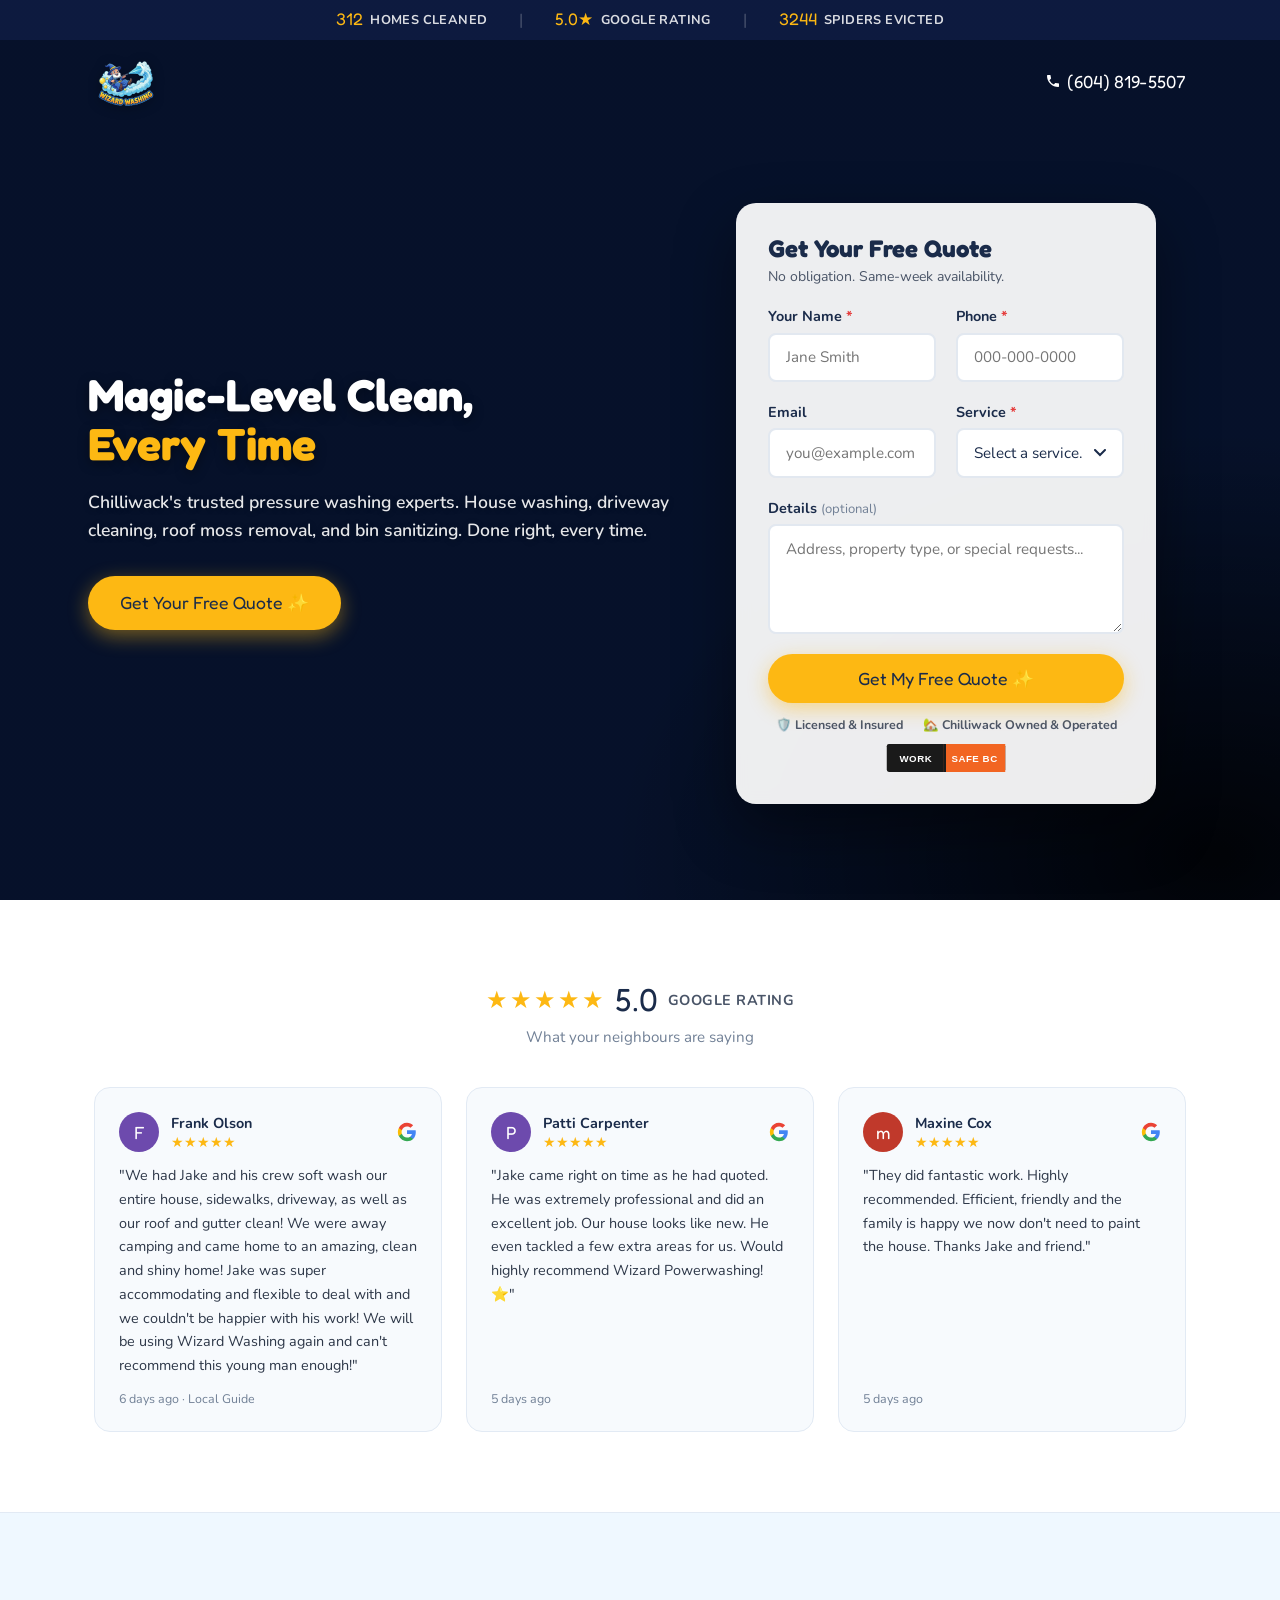
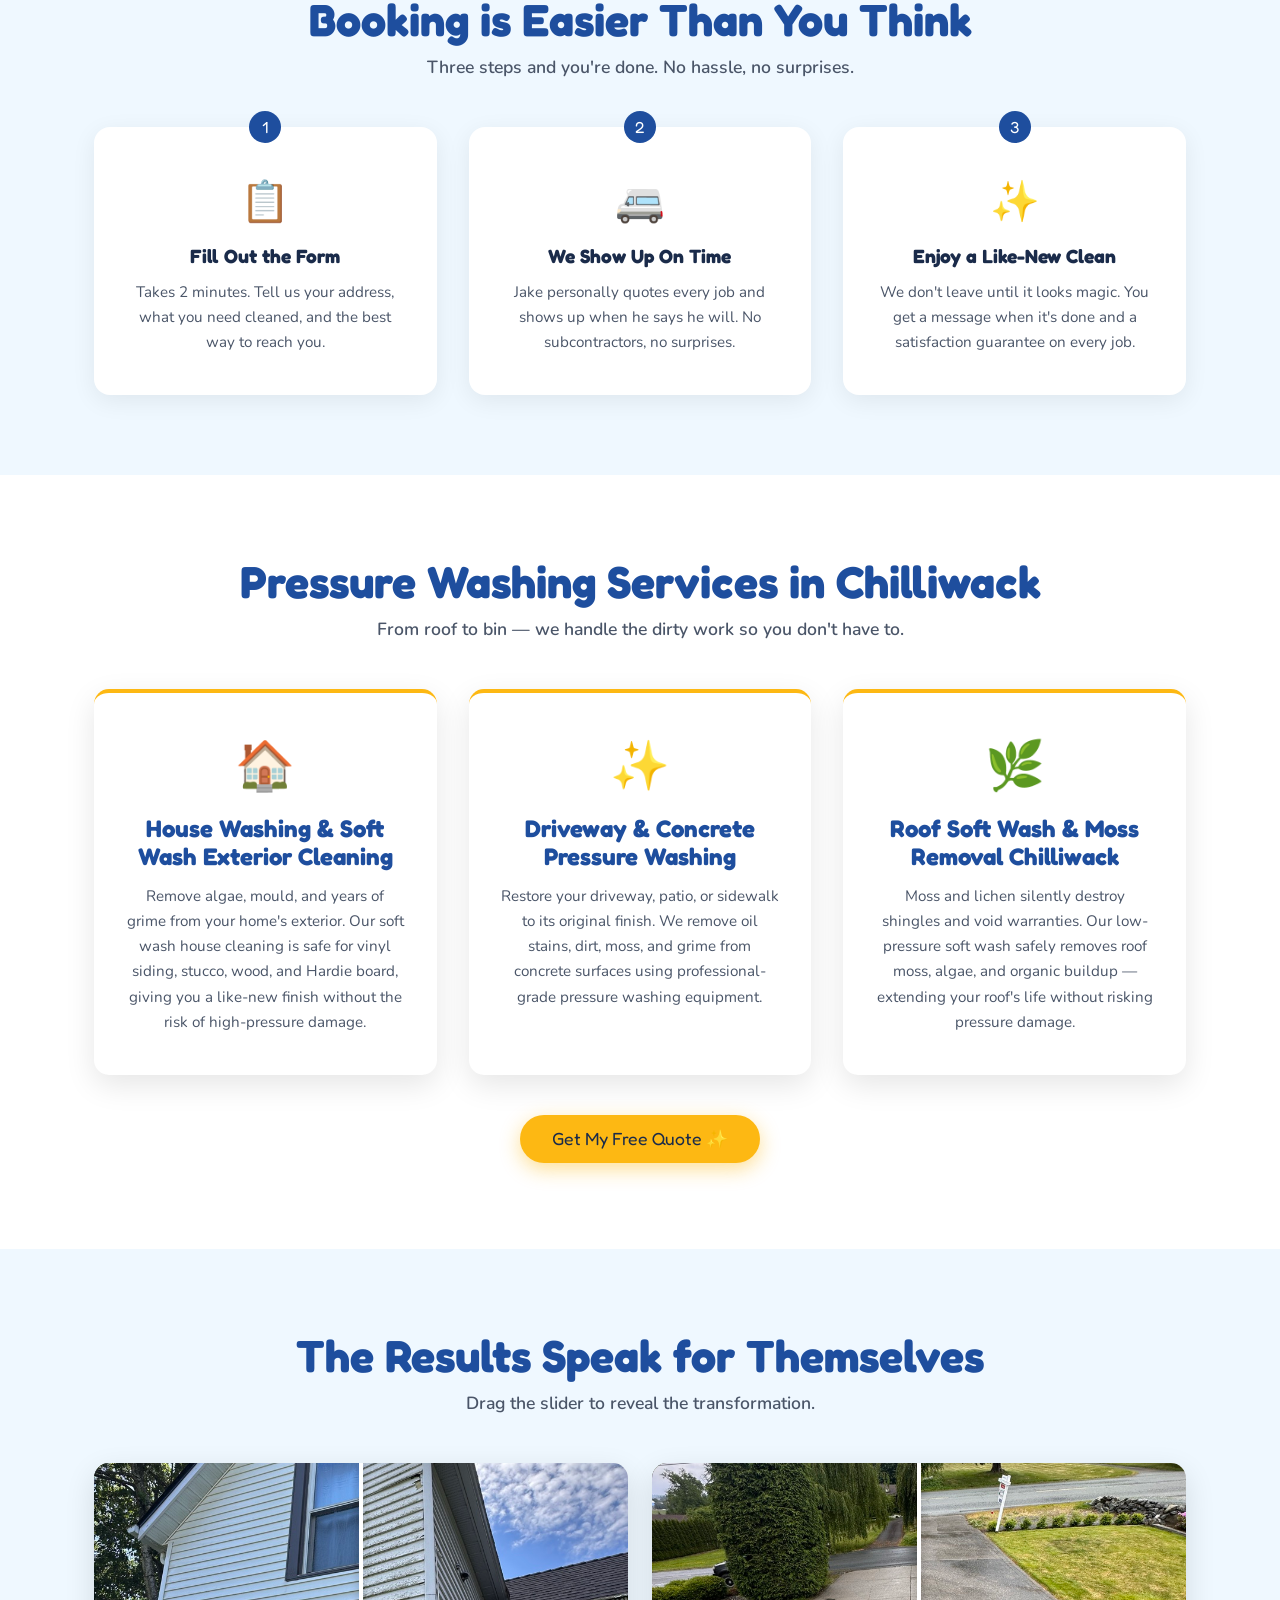
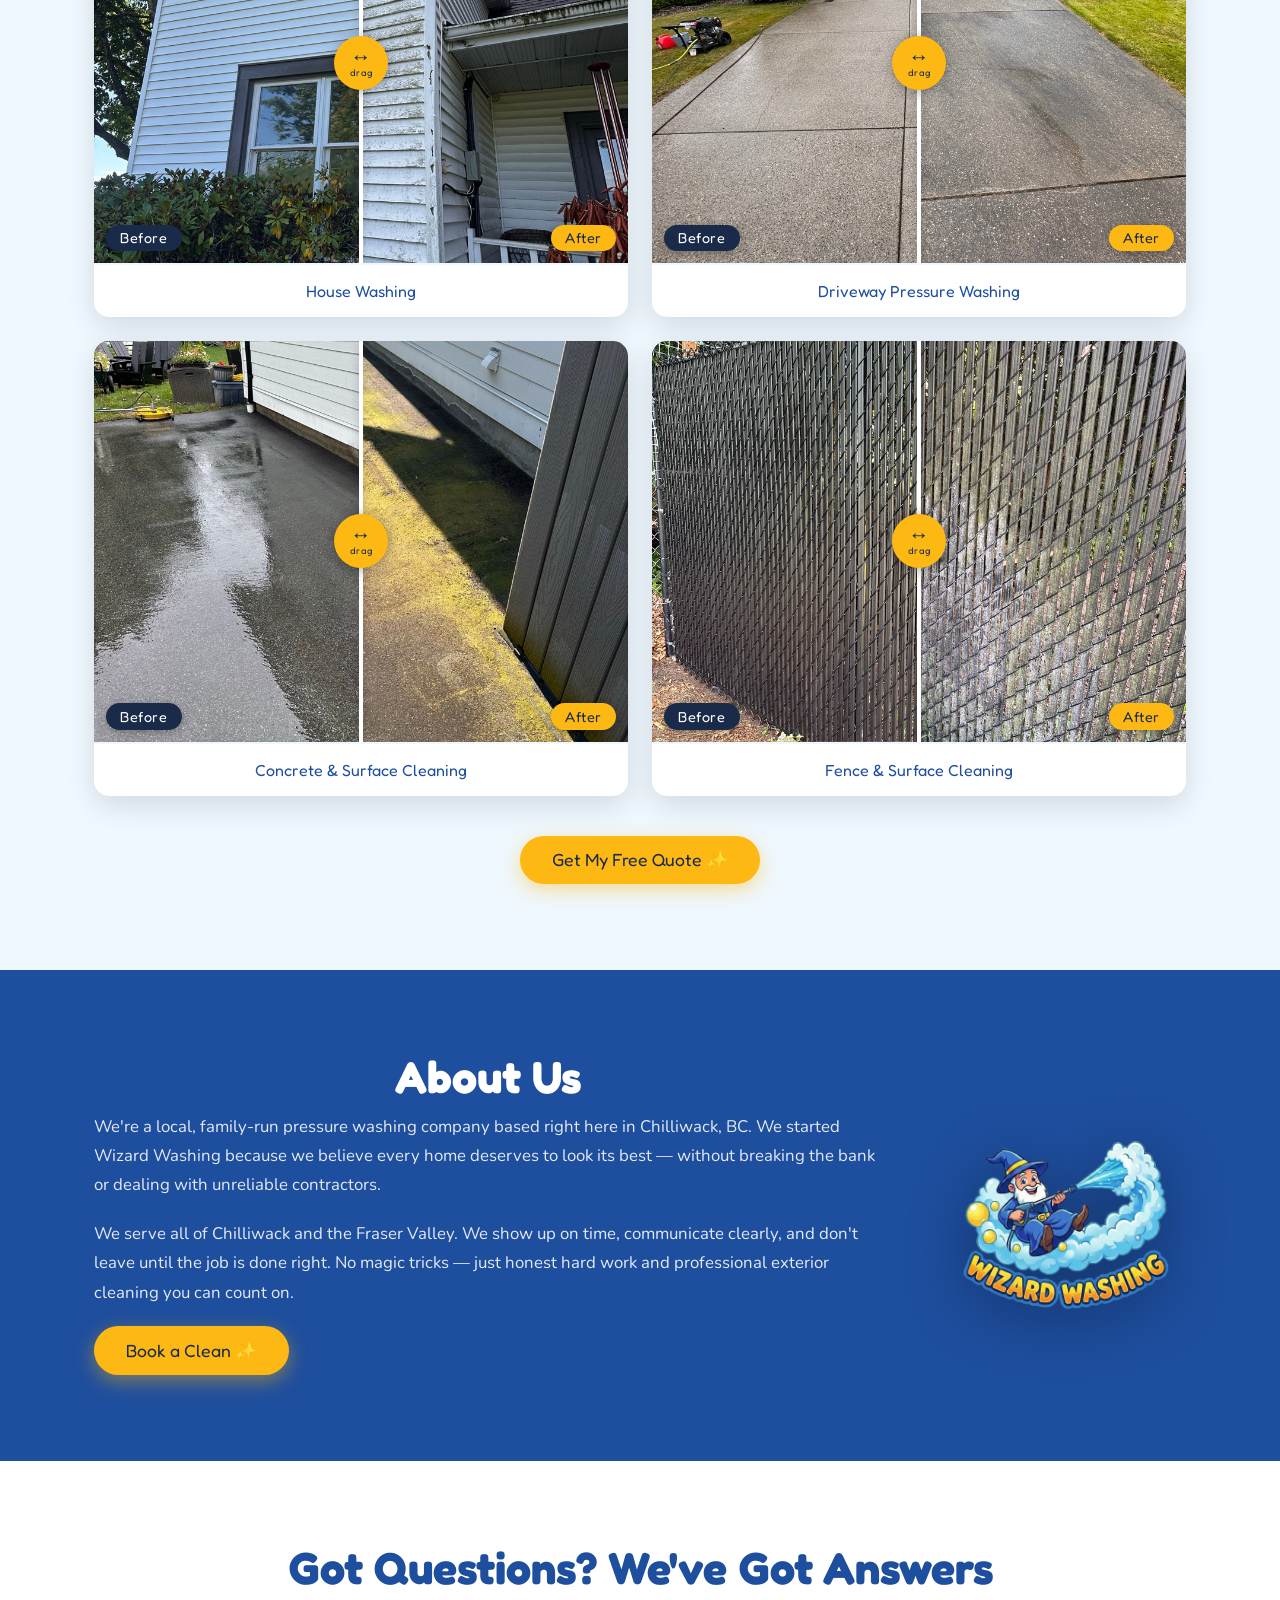
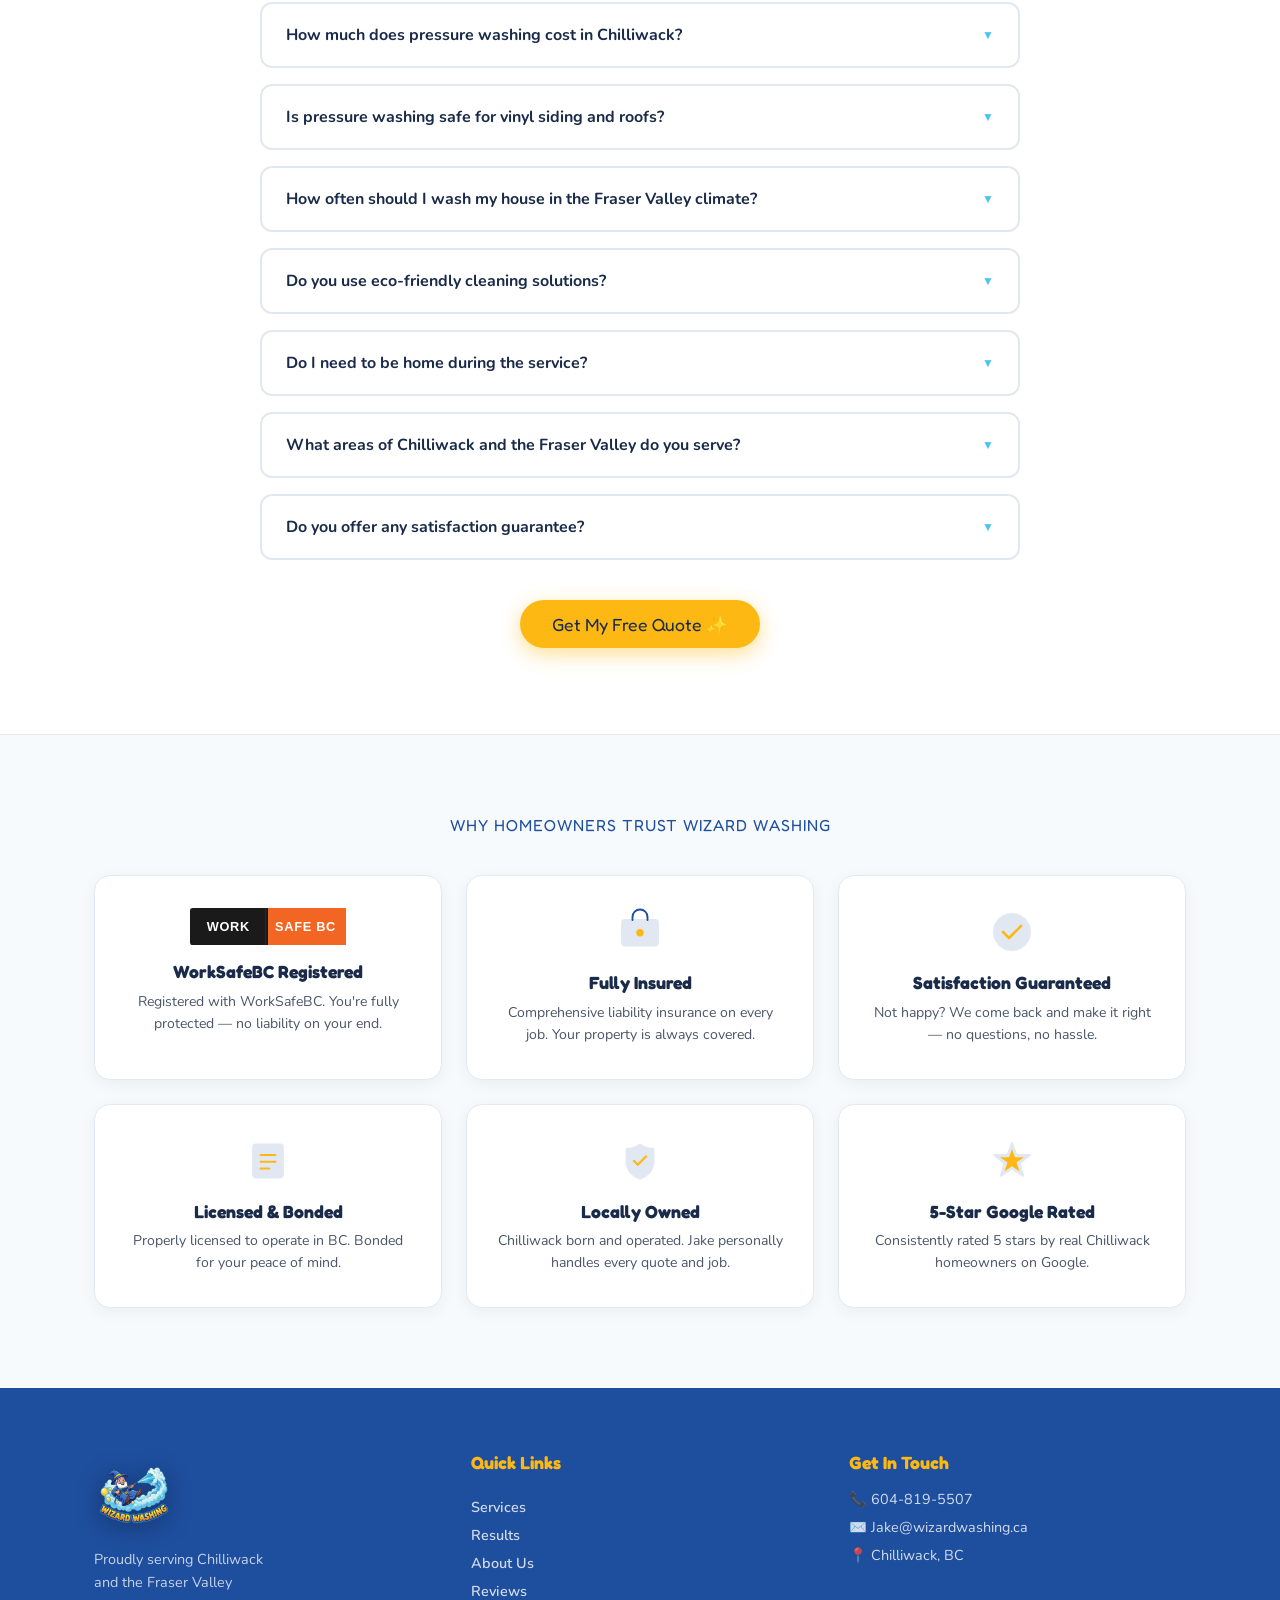
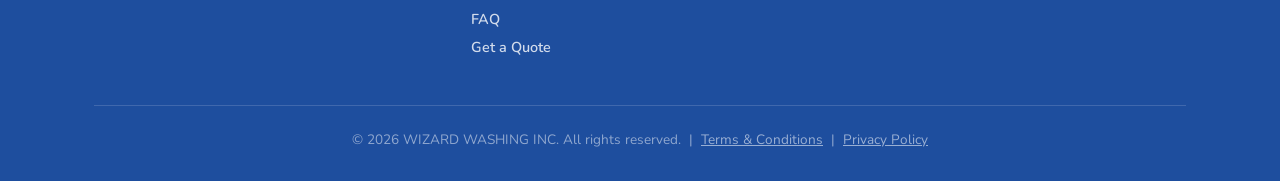
<file: index.html>
<!DOCTYPE html>
<html lang="en">
<head>
  <meta charset="UTF-8" />
  <meta name="viewport" content="width=device-width, initial-scale=1.0" />
  <!-- Google tag (gtag.js) -->
  <script async src="https://www.googletagmanager.com/gtag/js?id=G-2MPTVSR0EK"></script>
  <script>
    window.dataLayer = window.dataLayer || [];
    function gtag(){dataLayer.push(arguments);}
    gtag('js', new Date());
    gtag('config', 'G-2MPTVSR0EK');
  </script>
  <title>Pressure Washing &amp; Exterior Cleaning Chilliwack | Wizard Washing</title>

  <!-- SEO Meta Tags -->
  <meta name="description" content="Professional exterior cleaning in Chilliwack. We specialize in house washing, roof moss removal, driveway cleaning, and bin cleaning. Get your free quote from Wizard Washing today!" />
  <meta name="keywords" content="pressure washing Chilliwack, house washing Chilliwack, soft wash house cleaning Chilliwack, exterior house cleaning Chilliwack, driveway pressure washing Chilliwack, concrete cleaning Chilliwack BC, roof cleaning Chilliwack, roof moss removal Chilliwack, soft wash roof cleaning Chilliwack BC, garbage bin cleaning Chilliwack, bi weekly bin cleaning Chilliwack, power washing services Chilliwack, exterior cleaning company Chilliwack, vinyl siding cleaning Chilliwack, patio and concrete cleaning Chilliwack" />
  <meta name="author" content="Wizard Washing" />
  <link rel="canonical" href="https://wizardwashing.ca/" />

  <!-- Open Graph (Facebook, iMessage, social sharing) -->
  <meta property="og:type" content="website" />
  <meta property="og:url" content="https://wizardwashing.ca/" />
  <meta property="og:title" content="Wizard Washing | Pressure Washing Chilliwack, BC" />
  <meta property="og:description" content="Professional exterior cleaning in Chilliwack. House washing, roof moss removal, driveway cleaning, and bin cleaning. Magic-level clean, every time." />
  <meta property="og:image" content="https://wizardwashing.ca/brand_assets/Logo.png" />

  <!-- LocalBusiness Schema Markup -->
  <script type="application/ld+json">
  {
    "@context": "https://schema.org",
    "@type": "LocalBusiness",
    "name": "Wizard Washing",
    "description": "Professional pressure washing and exterior cleaning in Chilliwack, BC. Services include house washing, soft wash roof cleaning, driveway and concrete pressure washing, and garbage bin cleaning.",
    "url": "https://wizardwashing.ca",
    "telephone": "+16048195507",
    "email": "jake@wizardwashing.ca",
    "address": {
      "@type": "PostalAddress",
      "addressLocality": "Chilliwack",
      "addressRegion": "BC",
      "addressCountry": "CA"
    },
    "openingHoursSpecification": [
      {
        "@type": "OpeningHoursSpecification",
        "dayOfWeek": ["Monday","Tuesday","Wednesday","Thursday","Friday","Saturday","Sunday"],
        "opens": "07:00",
        "closes": "19:00"
      }
    ],
    "areaServed": [
      "Chilliwack", "Sardis", "Promontory", "Yarrow", "Rosedale", "Abbotsford", "Hope", "Harrison", "Agassiz"
    ],
    "serviceType": [
      "House Washing", "Soft Wash Exterior Cleaning", "Roof Moss Removal", "Roof Soft Washing", "Driveway Pressure Washing", "Concrete Cleaning", "Garbage Bin Cleaning", "Patio Cleaning"
    ],
    "priceRange": "$$"
  }
  </script>

  <!-- AggregateRating Schema -->
  <script type="application/ld+json">
  {
    "@context": "https://schema.org",
    "@type": "LocalBusiness",
    "name": "Wizard Washing",
    "aggregateRating": {
      "@type": "AggregateRating",
      "ratingValue": "5.0",
      "reviewCount": "47",
      "bestRating": "5",
      "worstRating": "1"
    }
  }
  </script>

  <!-- FAQ Schema -->
  <script type="application/ld+json">
  {
    "@context": "https://schema.org",
    "@type": "FAQPage",
    "mainEntity": [
      {
        "@type": "Question",
        "name": "How much does pressure washing cost in Chilliwack?",
        "acceptedAnswer": {"@type": "Answer", "text": "Every job is priced based on your property's size and condition, so we provide free, no-obligation quotes. Our garbage bin cleaning service starts at just $35 bi-weekly."}
      },
      {
        "@type": "Question",
        "name": "Is pressure washing safe for vinyl siding and roofs?",
        "acceptedAnswer": {"@type": "Answer", "text": "Yes, we use soft washing for all delicate surfaces like vinyl siding, stucco, wood, and roofing. Soft washing uses low pressure with professional-grade biodegradable detergents to clean safely and thoroughly without causing any damage."}
      },
      {
        "@type": "Question",
        "name": "How often should I wash my house in the Fraser Valley climate?",
        "acceptedAnswer": {"@type": "Answer", "text": "Due to Chilliwack's wet climate, we recommend washing your home's exterior at least once a year. Moss, algae, and mildew build up quickly, especially on north-facing walls and roofs. Annual cleaning protects your paint, siding, and roof from long-term damage."}
      },
      {
        "@type": "Question",
        "name": "Do you use eco-friendly cleaning solutions?",
        "acceptedAnswer": {"@type": "Answer", "text": "Absolutely. We use biodegradable, eco-friendly detergents that are safe for your plants, lawn, and pets. We always rinse surrounding greenery thoroughly."}
      },
      {
        "@type": "Question",
        "name": "Do I need to be home during the service?",
        "acceptedAnswer": {"@type": "Answer", "text": "Not necessarily! As long as we have access to an outdoor tap and the areas we're cleaning, you're free to go about your day. We'll send you a message when we're done."}
      },
      {
        "@type": "Question",
        "name": "What areas of Chilliwack and the Fraser Valley do you serve?",
        "acceptedAnswer": {"@type": "Answer", "text": "We proudly serve all of Chilliwack including Sardis, Promontory, Yarrow, and Rosedale — plus surrounding Fraser Valley communities like Abbotsford, Hope, Harrison, and Agassiz."}
      },
      {
        "@type": "Question",
        "name": "Do you offer any satisfaction guarantee?",
        "acceptedAnswer": {"@type": "Answer", "text": "Yes! If you're not happy with the results, let us know and we'll come back to make it right, no questions asked. Your satisfaction is our magic word."}
      }
    ]
  }
  </script>

  <link rel="icon" type="image/png" sizes="32x32" href="favicon-32.png" />
  <link rel="apple-touch-icon" sizes="192x192" href="favicon-192.png" />
  <link rel="preconnect" href="https://fonts.googleapis.com" />
  <link rel="preconnect" href="https://fonts.gstatic.com" crossorigin />
  <link href="https://fonts.googleapis.com/css2?family=Fredoka+One&family=Nunito:wght@400;600;700;800&display=swap" rel="stylesheet" />
  <link rel="stylesheet" href="styles.css" />
  <!-- Google tag (gtag.js) -->
  <script async src="https://www.googletagmanager.com/gtag/js?id=AW-18009225229"></script>
  <script>
    window.dataLayer = window.dataLayer || [];
    function gtag(){dataLayer.push(arguments);}
    gtag('js', new Date());
    gtag('config', 'AW-18009225229');
    gtag('config', 'GT-KTPRGCBF');
  </script>
  <!-- Meta Pixel Code -->
  <script>
  !function(f,b,e,v,n,t,s)
  {if(f.fbq)return;n=f.fbq=function(){n.callMethod?
  n.callMethod.apply(n,arguments):n.queue.push(arguments)};
  if(!f._fbq)f._fbq=n;n.push=n;n.loaded=!0;n.version='2.0';
  n.queue=[];t=b.createElement(e);t.async=!0;
  t.src=v;s=b.getElementsByTagName(e)[0];
  s.parentNode.insertBefore(t,s)}(window, document,'script',
  'https://connect.facebook.net/en_US/fbevents.js');
  fbq('init', '1315354143308581');
  fbq('track', 'PageView');
  </script>
  <noscript><img height="1" width="1" style="display:none"
  src="https://www.facebook.com/tr?id=1315354143308581&ev=PageView&noscript=1"
  /></noscript>
  <!-- End Meta Pixel Code -->
</head>
<body>

  <!-- ===================== HERO ===================== -->
  <section class="hero" id="hero">

  <!-- Drone video background -->
  <video class="hero__video" autoplay muted loop playsinline>
    <source src="Drone Shot.mp4" type="video/mp4" />
  </video>
  <!-- Blue gradient overlay -->
  <div class="hero__overlay" aria-hidden="true"></div>

  <!-- STATS BAR -->
  <div class="stats-bar">
    <div class="stats-bar__inner">
      <div class="stats-bar__item">
        <span class="stat-item__number" data-target="312">0</span>
        <span class="stats-bar__label">Homes Cleaned</span>
      </div>
      <div class="stats-bar__divider">|</div>
      <div class="stats-bar__item">
        <span class="stat-item__number" data-target="5" data-suffix="★" data-decimals="1">0</span>
        <span class="stats-bar__label">Google Rating</span>
      </div>
      <div class="stats-bar__divider">|</div>
      <div class="stats-bar__item">
        <span class="stat-item__number" data-target="3244">0</span>
        <span class="stats-bar__label">Spiders Evicted</span>
      </div>
    </div>
  </div>

  <!-- NAV: logo left, phone right -->
  <header class="nav" id="nav">
    <div class="nav__inner">
      <a href="#hero" class="nav__logo">
        <img src="brand_assets/Logo.png" alt="Wizard Washing — Pressure Washing Chilliwack BC" />
      </a>
      <a href="tel:+16048195507" class="nav__phone">
        <svg xmlns="http://www.w3.org/2000/svg" width="16" height="16" fill="currentColor" viewBox="0 0 24 24"><path d="M6.62 10.79a15.05 15.05 0 006.59 6.59l2.2-2.2a1 1 0 011.01-.24 11.47 11.47 0 003.59.57 1 1 0 011 1V20a1 1 0 01-1 1A17 17 0 013 4a1 1 0 011-1h3.5a1 1 0 011 1 11.47 11.47 0 00.57 3.59 1 1 0 01-.25 1.01l-2.2 2.19z"/></svg>
        (604) 819-5507
      </a>
    </div>
  </header>
    <!-- Hero text — left aligned -->
    <div class="hero__inner">
      <!-- Left: headline + CTA -->
      <div class="hero__left">
        <h1>Magic-Level Clean,<br /><span class="gold">Every Time</span></h1>
        <h2>Chilliwack's trusted pressure washing experts. House washing, driveway cleaning, roof moss removal, and bin sanitizing. Done right, every time.</h2>
        <a href="#quote" class="btn btn--gold">Get Your Free Quote ✨</a>
      </div>
      <!-- Right: quote form card -->
      <div class="hero__right" id="quote">
        <div class="hero__form-card">
          <h3>Get Your Free Quote</h3>
          <p class="hero__form-sub">No obligation. Same-week availability.</p>
          <form id="quote-form" action="https://formspree.io/f/xbdabzdq" method="POST" novalidate>
            <input type="hidden" name="_subject" value="New Quote Request — Wizard Washing" />
            <!-- Honeypot: bots fill this, humans don't -->
            <input type="text" name="_gotcha" tabindex="-1" autocomplete="off" style="display:none!important;position:absolute;left:-9999px;" />
            <div class="form__row form__row--two">
              <div class="form__group">
                <label for="name">Your Name <span class="required">*</span></label>
                <input type="text" id="name" name="name" placeholder="Jane Smith" required />
              </div>
              <div class="form__group">
                <label for="phone">Phone <span class="required">*</span></label>
                <input type="tel" id="phone" name="phone" placeholder="000-000-0000" required />
              </div>
            </div>
            <div class="form__row form__row--two">
              <div class="form__group">
                <label for="email">Email</label>
                <input type="email" id="email" name="email" placeholder="you@example.com" />
              </div>
              <div class="form__group">
                <label for="service">Service <span class="required">*</span></label>
                <select id="service" name="service" required>
                  <option value="">Select a service…</option>
                  <option value="House Washing">House Washing</option>
                  <option value="Driveway Cleaning">Driveway Cleaning</option>
                  <option value="Roof Moss Removal">Roof Moss Removal</option>
                  <option value="Multiple Services">Multiple Services</option>
                  <option value="Other">Other</option>
                </select>
              </div>
            </div>
            <div class="form__group">
              <label for="message">Details <span class="optional">(optional)</span></label>
              <textarea id="message" name="message" rows="3" placeholder="Address, property type, or special requests..."></textarea>
            </div>
            <button type="submit" class="btn btn--gold btn--full" id="submit-btn">
              Get My Free Quote ✨
            </button>
            <p class="hero__form-trust">
              <span>🛡️ Licensed &amp; Insured</span>
              <span>🏡 Chilliwack Owned &amp; Operated</span>
            </p>
            <div class="hero__form-worksafe">
              <img src="brand_assets/worksafebc.svg" alt="WorkSafeBC Registered" width="120" height="28" />
            </div>
          </form>
          <div class="form__success" id="form-success" aria-live="polite">
            <div class="form__success-sparkles" aria-hidden="true">
              <span class="burst b1">✦</span><span class="burst b2">★</span>
              <span class="burst b3">✦</span><span class="burst b4">★</span>
              <span class="burst b5">✦</span><span class="burst b6">★</span>
            </div>
            <div class="form__success-icon">🧙</div>
            <h3>Your quote request is on its way!</h3>
            <p>Thanks for reaching out! We'll be in touch shortly with your free quote.</p>
          </div>
        </div>
      </div>
    </div>
  </section>

  <!-- ===================== GOOGLE REVIEWS ===================== -->
  <section class="google-reviews">
    <div class="container">
      <div class="google-reviews__header">
        <div class="google-reviews__rating">
          <span class="google-reviews__stars">★★★★★</span>
          <span class="google-reviews__score">5.0</span>
          <span class="google-reviews__label">Google Rating</span>
        </div>
        <p class="google-reviews__sub">What your neighbours are saying</p>
      </div>
      <div class="google-reviews__grid">

        <div class="google-review-card">
          <div class="google-review-card__top">
            <div class="google-review-card__avatar" style="background:#6d4aad;">F</div>
            <div>
              <p class="google-review-card__name">Frank Olson</p>
              <div class="google-review-card__stars">★★★★★</div>
            </div>
            <svg class="google-review-card__logo" viewBox="0 0 24 24" width="20" height="20" xmlns="http://www.w3.org/2000/svg"><path d="M22.56 12.25c0-.78-.07-1.53-.2-2.25H12v4.26h5.92c-.26 1.37-1.04 2.53-2.21 3.31v2.77h3.57c2.08-1.92 3.28-4.74 3.28-8.09z" fill="#4285F4"/><path d="M12 23c2.97 0 5.46-.98 7.28-2.66l-3.57-2.77c-.98.66-2.23 1.06-3.71 1.06-2.86 0-5.29-1.93-6.16-4.53H2.18v2.84C3.99 20.53 7.7 23 12 23z" fill="#34A853"/><path d="M5.84 14.09c-.22-.66-.35-1.36-.35-2.09s.13-1.43.35-2.09V7.07H2.18C1.43 8.55 1 10.22 1 12s.43 3.45 1.18 4.93l3.66-2.84z" fill="#FBBC05"/><path d="M12 5.38c1.62 0 3.06.56 4.21 1.64l3.15-3.15C17.45 2.09 14.97 1 12 1 7.7 1 3.99 3.47 2.18 7.07l3.66 2.84c.87-2.6 3.3-4.53 6.16-4.53z" fill="#EA4335"/></svg>
          </div>
          <p class="google-review-card__text">"We had Jake and his crew soft wash our entire house, sidewalks, driveway, as well as our roof and gutter clean! We were away camping and came home to an amazing, clean and shiny home! Jake was super accommodating and flexible to deal with and we couldn't be happier with his work! We will be using Wizard Washing again and can't recommend this young man enough!"</p>
          <p class="google-review-card__date">6 days ago · Local Guide</p>
        </div>

        <div class="google-review-card">
          <div class="google-review-card__top">
            <div class="google-review-card__avatar" style="background:#6d4aad;">P</div>
            <div>
              <p class="google-review-card__name">Patti Carpenter</p>
              <div class="google-review-card__stars">★★★★★</div>
            </div>
            <svg class="google-review-card__logo" viewBox="0 0 24 24" width="20" height="20" xmlns="http://www.w3.org/2000/svg"><path d="M22.56 12.25c0-.78-.07-1.53-.2-2.25H12v4.26h5.92c-.26 1.37-1.04 2.53-2.21 3.31v2.77h3.57c2.08-1.92 3.28-4.74 3.28-8.09z" fill="#4285F4"/><path d="M12 23c2.97 0 5.46-.98 7.28-2.66l-3.57-2.77c-.98.66-2.23 1.06-3.71 1.06-2.86 0-5.29-1.93-6.16-4.53H2.18v2.84C3.99 20.53 7.7 23 12 23z" fill="#34A853"/><path d="M5.84 14.09c-.22-.66-.35-1.36-.35-2.09s.13-1.43.35-2.09V7.07H2.18C1.43 8.55 1 10.22 1 12s.43 3.45 1.18 4.93l3.66-2.84z" fill="#FBBC05"/><path d="M12 5.38c1.62 0 3.06.56 4.21 1.64l3.15-3.15C17.45 2.09 14.97 1 12 1 7.7 1 3.99 3.47 2.18 7.07l3.66 2.84c.87-2.6 3.3-4.53 6.16-4.53z" fill="#EA4335"/></svg>
          </div>
          <p class="google-review-card__text">"Jake came right on time as he had quoted. He was extremely professional and did an excellent job. Our house looks like new. He even tackled a few extra areas for us. Would highly recommend Wizard Powerwashing! ⭐"</p>
          <p class="google-review-card__date">5 days ago</p>
        </div>

        <div class="google-review-card">
          <div class="google-review-card__top">
            <div class="google-review-card__avatar" style="background:#c0392b;">m</div>
            <div>
              <p class="google-review-card__name">Maxine Cox</p>
              <div class="google-review-card__stars">★★★★★</div>
            </div>
            <svg class="google-review-card__logo" viewBox="0 0 24 24" width="20" height="20" xmlns="http://www.w3.org/2000/svg"><path d="M22.56 12.25c0-.78-.07-1.53-.2-2.25H12v4.26h5.92c-.26 1.37-1.04 2.53-2.21 3.31v2.77h3.57c2.08-1.92 3.28-4.74 3.28-8.09z" fill="#4285F4"/><path d="M12 23c2.97 0 5.46-.98 7.28-2.66l-3.57-2.77c-.98.66-2.23 1.06-3.71 1.06-2.86 0-5.29-1.93-6.16-4.53H2.18v2.84C3.99 20.53 7.7 23 12 23z" fill="#34A853"/><path d="M5.84 14.09c-.22-.66-.35-1.36-.35-2.09s.13-1.43.35-2.09V7.07H2.18C1.43 8.55 1 10.22 1 12s.43 3.45 1.18 4.93l3.66-2.84z" fill="#FBBC05"/><path d="M12 5.38c1.62 0 3.06.56 4.21 1.64l3.15-3.15C17.45 2.09 14.97 1 12 1 7.7 1 3.99 3.47 2.18 7.07l3.66 2.84c.87-2.6 3.3-4.53 6.16-4.53z" fill="#EA4335"/></svg>
          </div>
          <p class="google-review-card__text">"They did fantastic work. Highly recommended. Efficient, friendly and the family is happy we now don't need to paint the house. Thanks Jake and friend."</p>
          <p class="google-review-card__date">5 days ago</p>
        </div>

      </div>
    </div>
  </section>

  <!-- ===================== HOW IT WORKS ===================== -->
  <section class="how-it-works">
    <div class="container">
      <h2 class="section-title">Booking is Easier Than You Think</h2>
      <p class="section-sub">Three steps and you're done. No hassle, no surprises.</p>
      <div class="hiw__grid">

        <div class="hiw__step fade-up">
          <div class="hiw__number">1</div>
          <div class="hiw__icon">📋</div>
          <h3>Fill Out the Form</h3>
          <p>Takes 2 minutes. Tell us your address, what you need cleaned, and the best way to reach you.</p>
        </div>

        <div class="hiw__step fade-up" style="transition-delay:0.15s">
          <div class="hiw__number">2</div>
          <div class="hiw__icon">🚐</div>
          <h3>We Show Up On Time</h3>
          <p>Jake personally quotes every job and shows up when he says he will. No subcontractors, no surprises.</p>
        </div>

        <div class="hiw__step fade-up" style="transition-delay:0.3s">
          <div class="hiw__number">3</div>
          <div class="hiw__icon">✨</div>
          <h3>Enjoy a Like-New Clean</h3>
          <p>We don't leave until it looks magic. You get a message when it's done and a satisfaction guarantee on every job.</p>
        </div>

      </div>
    </div>
  </section>

  <!-- ===================== SERVICES ===================== -->
  <section class="services" id="services">
    <div class="container">
      <h2 class="section-title">Pressure Washing Services in Chilliwack</h2>
      <p class="section-sub">From roof to bin — we handle the dirty work so you don't have to.</p>
      <div class="services__grid">

        <div class="service-card fade-up">
          <div class="service-card__icon">🏠</div>
          <h3>House Washing & Soft Wash Exterior Cleaning</h3>
          <p>Remove algae, mould, and years of grime from your home's exterior. Our soft wash house cleaning is safe for vinyl siding, stucco, wood, and Hardie board, giving you a like-new finish without the risk of high-pressure damage.</p>
        </div>

        <div class="service-card fade-up" style="transition-delay:0.1s">
          <div class="service-card__icon">✨</div>
          <h3>Driveway & Concrete Pressure Washing</h3>
          <p>Restore your driveway, patio, or sidewalk to its original finish. We remove oil stains, dirt, moss, and grime from concrete surfaces using professional-grade pressure washing equipment.</p>
        </div>

        <div class="service-card fade-up" style="transition-delay:0.2s">
          <div class="service-card__icon">🌿</div>
          <h3>Roof Soft Wash &amp; Moss Removal Chilliwack</h3>
          <p>Moss and lichen silently destroy shingles and void warranties. Our low-pressure soft wash safely removes roof moss, algae, and organic buildup — extending your roof's life without risking pressure damage.</p>
        </div>


      </div>
      <div class="section-cta-wrap">
        <a href="#quote" class="btn btn--gold">Get My Free Quote ✨</a>
      </div>
    </div>
  </section>

  <!-- ===================== RESULTS (BEFORE/AFTER) ===================== -->
  <section class="results" id="results">
    <div class="container">
      <h2 class="section-title">The Results Speak for Themselves</h2>
      <p class="section-sub">Drag the slider to reveal the transformation.</p>

      <div class="ba-grid">

        <!-- Card 1: House Washing -->
        <div class="ba-card fade-up">
          <div class="ba-slider" aria-label="Before and after: House Washing">
            <img class="ba-slider__before" src="images/house-washing-chilliwack-before.jpg" alt="House siding covered in algae before soft wash in Chilliwack" draggable="false" loading="lazy" />
            <img class="ba-slider__after"  src="images/house-washing-chilliwack-after.jpg"  alt="House siding clean after professional house washing in Chilliwack" draggable="false" loading="lazy" />
            <div class="ba-slider__handle" aria-hidden="true"><span class="ba-slider__arrows">&#8596;</span><span class="ba-slider__drag-label">drag</span></div>
            <span class="ba-slider__label ba-slider__label--before">Before</span>
            <span class="ba-slider__label ba-slider__label--after">After</span>
          </div>
          <p class="ba-card__caption">House Washing</p>
        </div>

        <!-- Card 2: Driveway -->
        <div class="ba-card fade-up" style="transition-delay:0.1s">
          <div class="ba-slider" aria-label="Before and after: Driveway Pressure Washing">
            <img class="ba-slider__before" src="images/driveway-pressure-washing-chilliwack-before.jpg" alt="Dirty driveway before pressure washing in Chilliwack" draggable="false" loading="lazy" />
            <img class="ba-slider__after"  src="images/driveway-pressure-washing-chilliwack-after.jpg"  alt="Clean driveway after pressure washing in Chilliwack" draggable="false" loading="lazy" />
            <div class="ba-slider__handle" aria-hidden="true"><span class="ba-slider__arrows">&#8596;</span><span class="ba-slider__drag-label">drag</span></div>
            <span class="ba-slider__label ba-slider__label--before">Before</span>
            <span class="ba-slider__label ba-slider__label--after">After</span>
          </div>
          <p class="ba-card__caption">Driveway Pressure Washing</p>
        </div>

        <!-- Card 3: Concrete -->
        <div class="ba-card fade-up" style="transition-delay:0.2s">
          <div class="ba-slider" aria-label="Before and after: Concrete Cleaning">
            <img class="ba-slider__before" src="images/concrete-cleaning-chilliwack-before.jpg" alt="Concrete retaining wall with moss before cleaning in Chilliwack" draggable="false" loading="lazy" />
            <img class="ba-slider__after"  src="images/concrete-cleaning-chilliwack-after.jpg"  alt="Clean concrete retaining wall after pressure washing in Chilliwack" draggable="false" loading="lazy" />
            <div class="ba-slider__handle" aria-hidden="true"><span class="ba-slider__arrows">&#8596;</span><span class="ba-slider__drag-label">drag</span></div>
            <span class="ba-slider__label ba-slider__label--before">Before</span>
            <span class="ba-slider__label ba-slider__label--after">After</span>
          </div>
          <p class="ba-card__caption">Concrete &amp; Surface Cleaning</p>
        </div>

        <!-- Card 4: Fence -->
        <div class="ba-card fade-up" style="transition-delay:0.3s">
          <div class="ba-slider" aria-label="Before and after: Fence Cleaning">
            <img class="ba-slider__before" src="images/fence-cleaning-chilliwack-before.jpg" alt="Dirty lattice fence before pressure washing Chilliwack" draggable="false" loading="lazy" />
            <img class="ba-slider__after"  src="images/fence-cleaning-chilliwack-after.jpg"  alt="Clean lattice fence after pressure washing Chilliwack" draggable="false" loading="lazy" />
            <div class="ba-slider__handle" aria-hidden="true"><span class="ba-slider__arrows">&#8596;</span><span class="ba-slider__drag-label">drag</span></div>
            <span class="ba-slider__label ba-slider__label--before">Before</span>
            <span class="ba-slider__label ba-slider__label--after">After</span>
          </div>
          <p class="ba-card__caption">Fence &amp; Surface Cleaning</p>
        </div>

      </div>
      <div class="section-cta-wrap">
        <a href="#quote" class="btn btn--gold">Get My Free Quote ✨</a>
      </div>
    </div>
  </section>

  <!-- ===================== ABOUT ===================== -->
  <section class="about" id="about">
    <div class="container">
      <div class="about__inner">
        <div class="about__text">
          <h2 class="section-title light">About Us</h2>
          <p>We're a local, family-run pressure washing company based right here in Chilliwack, BC. We started Wizard Washing because we believe every home deserves to look its best — without breaking the bank or dealing with unreliable contractors.</p>
          <p>We serve all of Chilliwack and the Fraser Valley. We show up on time, communicate clearly, and don't leave until the job is done right. No magic tricks — just honest hard work and professional exterior cleaning you can count on.</p>
          <a href="#quote" class="btn btn--gold">Book a Clean ✨</a>
        </div>
        <div class="about__logo">
          <img src="brand_assets/Logo.png" alt="Wizard Washing exterior cleaning company Chilliwack BC" loading="lazy" />
        </div>
      </div>
    </div>
  </section>


  <!-- ===================== FAQ ===================== -->
  <section class="faq" id="faq">
    <div class="container">
      <h2 class="section-title">Got Questions? We've Got Answers</h2>

      <div class="faq__list">

        <div class="faq__item">
          <button class="faq__question" aria-expanded="false">
            How much does pressure washing cost in Chilliwack?
            <span class="faq__chevron">▼</span>
          </button>
          <div class="faq__answer">
            <p>Every job is priced based on your property's size and condition, so we provide free, no-obligation quotes. Our garbage bin cleaning service starts at just $35 bi-weekly. Fill in our <a href="#quote">quote form</a> and we'll get back to you fast.</p>
          </div>
        </div>

        <div class="faq__item">
          <button class="faq__question" aria-expanded="false">
            Is pressure washing safe for vinyl siding and roofs?
            <span class="faq__chevron">▼</span>
          </button>
          <div class="faq__answer">
            <p>Yes, we use soft washing for all delicate surfaces like vinyl siding, stucco, wood, and roofing. Soft washing uses low pressure with professional-grade biodegradable detergents to clean safely and thoroughly without causing any damage.</p>
          </div>
        </div>

        <div class="faq__item">
          <button class="faq__question" aria-expanded="false">
            How often should I wash my house in the Fraser Valley climate?
            <span class="faq__chevron">▼</span>
          </button>
          <div class="faq__answer">
            <p>Due to Chilliwack's wet climate, we recommend washing your home's exterior at least once a year. Moss, algae, and mildew build up quickly, especially on north-facing walls and roofs. Annual cleaning protects your paint, siding, and roof from long-term damage.</p>
          </div>
        </div>

        <div class="faq__item">
          <button class="faq__question" aria-expanded="false">
            Do you use eco-friendly cleaning solutions?
            <span class="faq__chevron">▼</span>
          </button>
          <div class="faq__answer">
            <p>Absolutely. We use biodegradable, eco-friendly detergents that are safe for your plants, lawn, and pets. We always rinse surrounding greenery thoroughly. We just ask that pets are kept inside during the wash for their safety.</p>
          </div>
        </div>

        <div class="faq__item">
          <button class="faq__question" aria-expanded="false">
            Do I need to be home during the service?
            <span class="faq__chevron">▼</span>
          </button>
          <div class="faq__answer">
            <p>Not necessarily! As long as we have access to an outdoor tap and the areas we're cleaning, you're free to go about your day. We'll send you a message when we're done.</p>
          </div>
        </div>

        <div class="faq__item">
          <button class="faq__question" aria-expanded="false">
            What areas of Chilliwack and the Fraser Valley do you serve?
            <span class="faq__chevron">▼</span>
          </button>
          <div class="faq__answer">
            <p>We proudly serve all of Chilliwack including Sardis, Promontory, Yarrow, and Rosedale — plus surrounding Fraser Valley communities like Abbotsford, Hope, Harrison, and Agassiz. Not sure if we reach you? Just ask!</p>
          </div>
        </div>

        <div class="faq__item">
          <button class="faq__question" aria-expanded="false">
            Do you offer any satisfaction guarantee?
            <span class="faq__chevron">▼</span>
          </button>
          <div class="faq__answer">
            <p>Yes! If you're not happy with the results, let us know and we'll come back to make it right, no questions asked. Your satisfaction is our magic word.</p>
          </div>
        </div>

      </div>
      <div class="section-cta-wrap">
        <a href="#quote" class="btn btn--gold">Get My Free Quote ✨</a>
      </div>
    </div>
  </section>

  <!-- ===================== TRUST CREDENTIALS ===================== -->
  <section class="credentials">
    <div class="container">
      <p class="credentials__eyebrow">Why Homeowners Trust Wizard Washing</p>
      <div class="credentials__grid">

        <div class="credential-card">
          <div class="credential-card__icon">
            <img src="brand_assets/worksafebc.svg" alt="WorkSafeBC Registered" width="160" height="37" style="height:37px;width:auto;" />
          </div>
          <h4>WorkSafeBC Registered</h4>
          <p>Registered with WorkSafeBC. You're fully protected — no liability on your end.</p>
        </div>

        <div class="credential-card">
          <div class="credential-card__icon">
            <svg viewBox="0 0 64 64" fill="none" xmlns="http://www.w3.org/2000/svg" width="48" height="48">
              <rect x="8" y="16" width="48" height="34" rx="4" fill="#1E4E9E" opacity="0.12" stroke="#1E4E9E" stroke-width="2.5"/>
              <path d="M22 16v-4a10 10 0 0120 0v4" stroke="#1E4E9E" stroke-width="2.5" stroke-linecap="round"/>
              <circle cx="32" cy="33" r="5" fill="#FDB813"/>
            </svg>
          </div>
          <h4>Fully Insured</h4>
          <p>Comprehensive liability insurance on every job. Your property is always covered.</p>
        </div>

        <div class="credential-card">
          <div class="credential-card__icon">
            <svg viewBox="0 0 64 64" fill="none" xmlns="http://www.w3.org/2000/svg" width="48" height="48">
              <circle cx="32" cy="32" r="24" fill="#1E4E9E" opacity="0.12" stroke="#1E4E9E" stroke-width="2.5"/>
              <path d="M20 32l8 8 16-16" stroke="#FDB813" stroke-width="3.5" stroke-linecap="round" stroke-linejoin="round"/>
            </svg>
          </div>
          <h4>Satisfaction Guaranteed</h4>
          <p>Not happy? We come back and make it right — no questions, no hassle.</p>
        </div>

        <div class="credential-card">
          <div class="credential-card__icon">
            <svg viewBox="0 0 64 64" fill="none" xmlns="http://www.w3.org/2000/svg" width="48" height="48">
              <rect x="12" y="10" width="40" height="44" rx="4" fill="#1E4E9E" opacity="0.12" stroke="#1E4E9E" stroke-width="2.5"/>
              <line x1="22" y1="24" x2="42" y2="24" stroke="#FDB813" stroke-width="2.5" stroke-linecap="round"/>
              <line x1="22" y1="33" x2="42" y2="33" stroke="#FDB813" stroke-width="2.5" stroke-linecap="round"/>
              <line x1="22" y1="42" x2="34" y2="42" stroke="#FDB813" stroke-width="2.5" stroke-linecap="round"/>
            </svg>
          </div>
          <h4>Licensed &amp; Bonded</h4>
          <p>Properly licensed to operate in BC. Bonded for your peace of mind.</p>
        </div>

        <div class="credential-card">
          <div class="credential-card__icon">
            <svg viewBox="0 0 64 64" fill="none" xmlns="http://www.w3.org/2000/svg" width="48" height="48">
              <path d="M32 10c-9 6-18 6-18 6v18c0 10 8 18 18 22 10-4 18-12 18-22V16s-9 0-18-6z" fill="#1E4E9E" opacity="0.12" stroke="#1E4E9E" stroke-width="2.5" stroke-linejoin="round"/>
              <path d="M24 32l5 5 11-11" stroke="#FDB813" stroke-width="3" stroke-linecap="round" stroke-linejoin="round"/>
            </svg>
          </div>
          <h4>Locally Owned</h4>
          <p>Chilliwack born and operated. Jake personally handles every quote and job.</p>
        </div>

        <div class="credential-card">
          <div class="credential-card__icon">
            <svg viewBox="0 0 64 64" fill="none" xmlns="http://www.w3.org/2000/svg" width="48" height="48">
              <polygon points="32,8 38,24 56,24 42,35 47,52 32,42 17,52 22,35 8,24 26,24" fill="#1E4E9E" opacity="0.12" stroke="#1E4E9E" stroke-width="2.5" stroke-linejoin="round"/>
              <polygon points="32,16 36,27 48,27 38,34 42,46 32,39 22,46 26,34 16,27 28,27" fill="#FDB813"/>
            </svg>
          </div>
          <h4>5-Star Google Rated</h4>
          <p>Consistently rated 5 stars by real Chilliwack homeowners on Google.</p>
        </div>

      </div>
    </div>
  </section>

  <!-- ===================== FOOTER ===================== -->
  <footer class="footer">
    <div class="container">
      <div class="footer__inner">
        <div class="footer__brand">
          <img src="brand_assets/Logo.png" alt="Wizard Washing — Pressure Washing Chilliwack BC" class="footer__logo" loading="lazy" />
          <p class="footer__tagline">Proudly serving Chilliwack<br />and the Fraser Valley</p>
        </div>
        <div class="footer__links">
          <h4>Quick Links</h4>
          <a href="#services">Services</a>
          <a href="#results">Results</a>
          <a href="#about">About Us</a>
          <a href="#reviews">Reviews</a>
          <a href="#faq">FAQ</a>
          <a href="#quote">Get a Quote</a>
        </div>
        <div class="footer__contact">
          <h4>Get In Touch</h4>
          <p>📞 <a href="tel:+16048195507">604-819-5507</a></p>
          <p>✉️ <a href="mailto:Jake@wizardwashing.ca">Jake@wizardwashing.ca</a></p>
          <p>📍 Chilliwack, BC</p>
        </div>
      </div>
      <div class="footer__bottom">
        <p>© 2026 WIZARD WASHING INC. All rights reserved. &nbsp;|&nbsp; <a href="terms.html">Terms &amp; Conditions</a> &nbsp;|&nbsp; <a href="privacy.html">Privacy Policy</a></p>
      </div>
    </div>
  </footer>

  <!-- Floating mobile call button -->
  <a href="tel:+16048195507" class="float-call" aria-label="Call Wizard Washing">
    <svg xmlns="http://www.w3.org/2000/svg" width="20" height="20" fill="currentColor" viewBox="0 0 24 24"><path d="M6.62 10.79a15.05 15.05 0 006.59 6.59l2.2-2.2a1 1 0 011.01-.24 11.47 11.47 0 003.59.57 1 1 0 011 1V20a1 1 0 01-1 1A17 17 0 013 4a1 1 0 011-1h3.5a1 1 0 011 1 11.47 11.47 0 00.57 3.59 1 1 0 01-.25 1.01l-2.2 2.19z"/></svg>
    Call Now
  </a>

  <script src="script.js"></script>

</body>
</html>
</file>
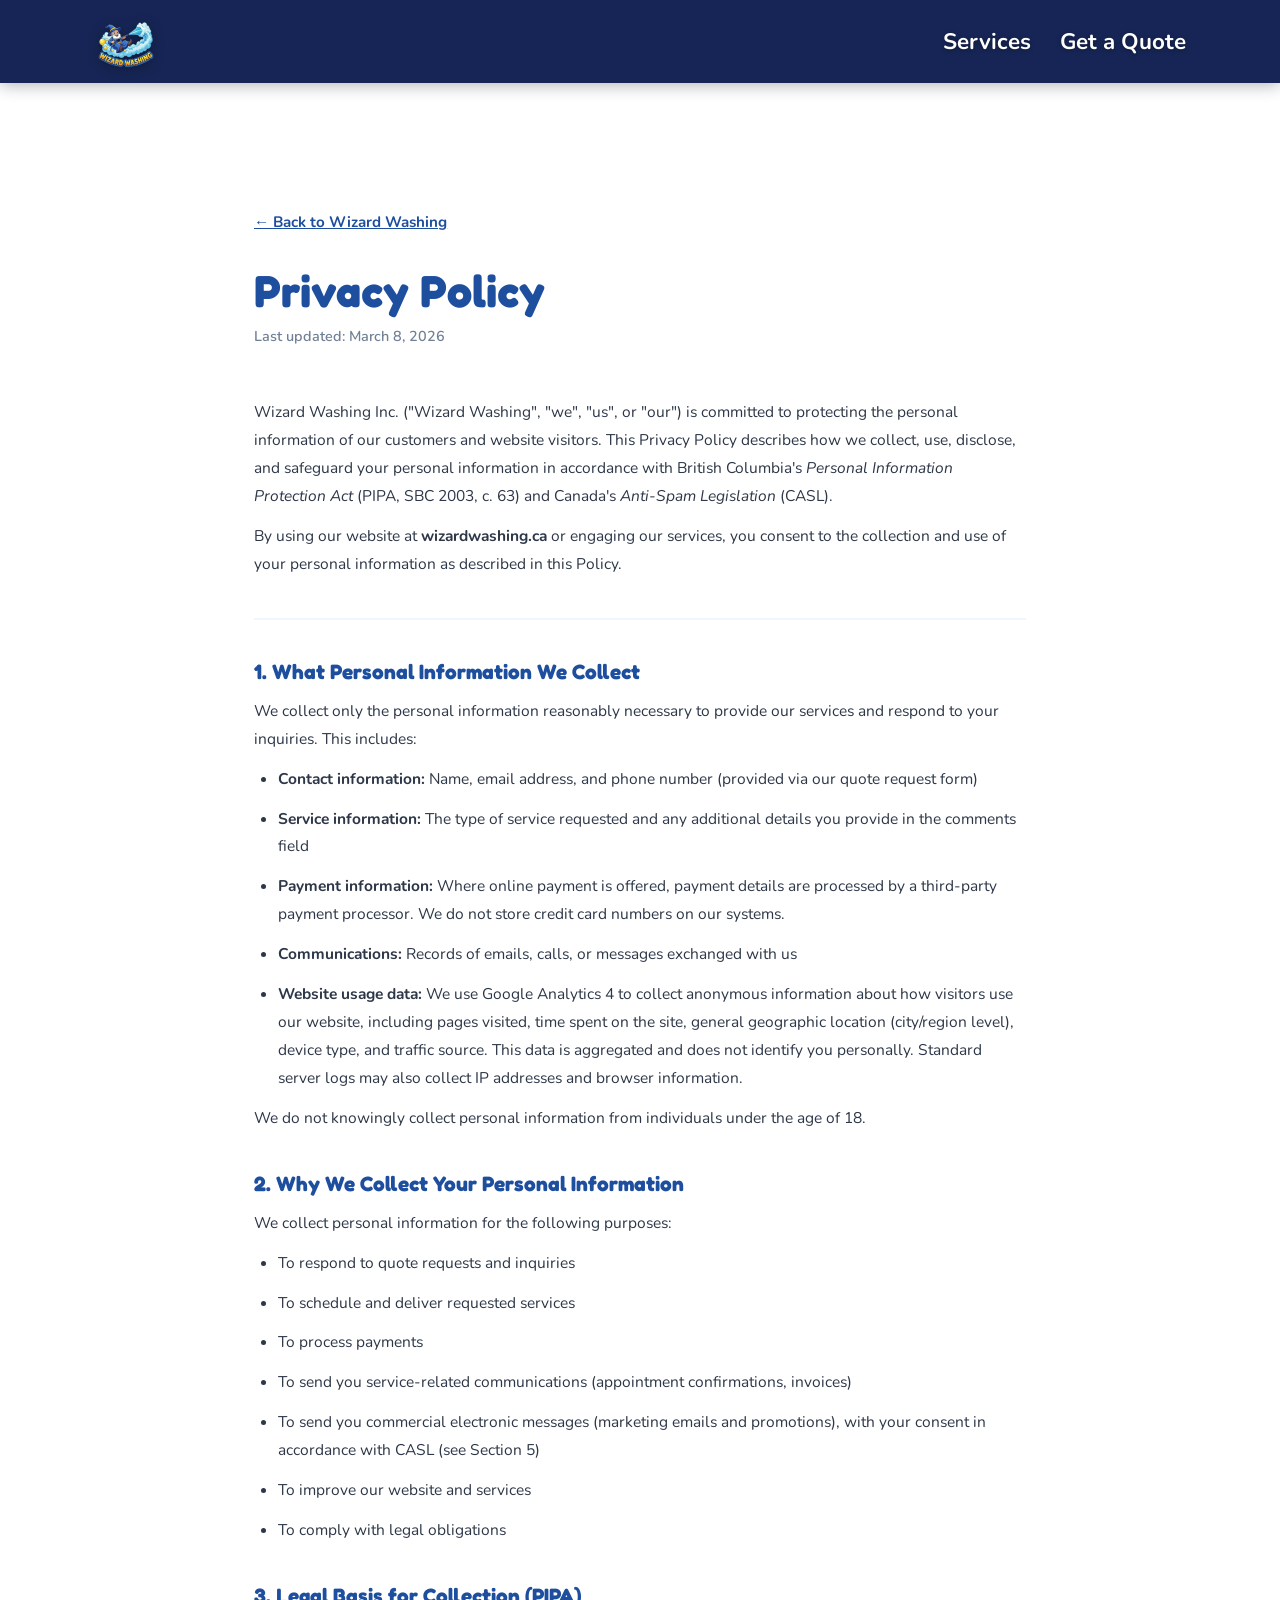
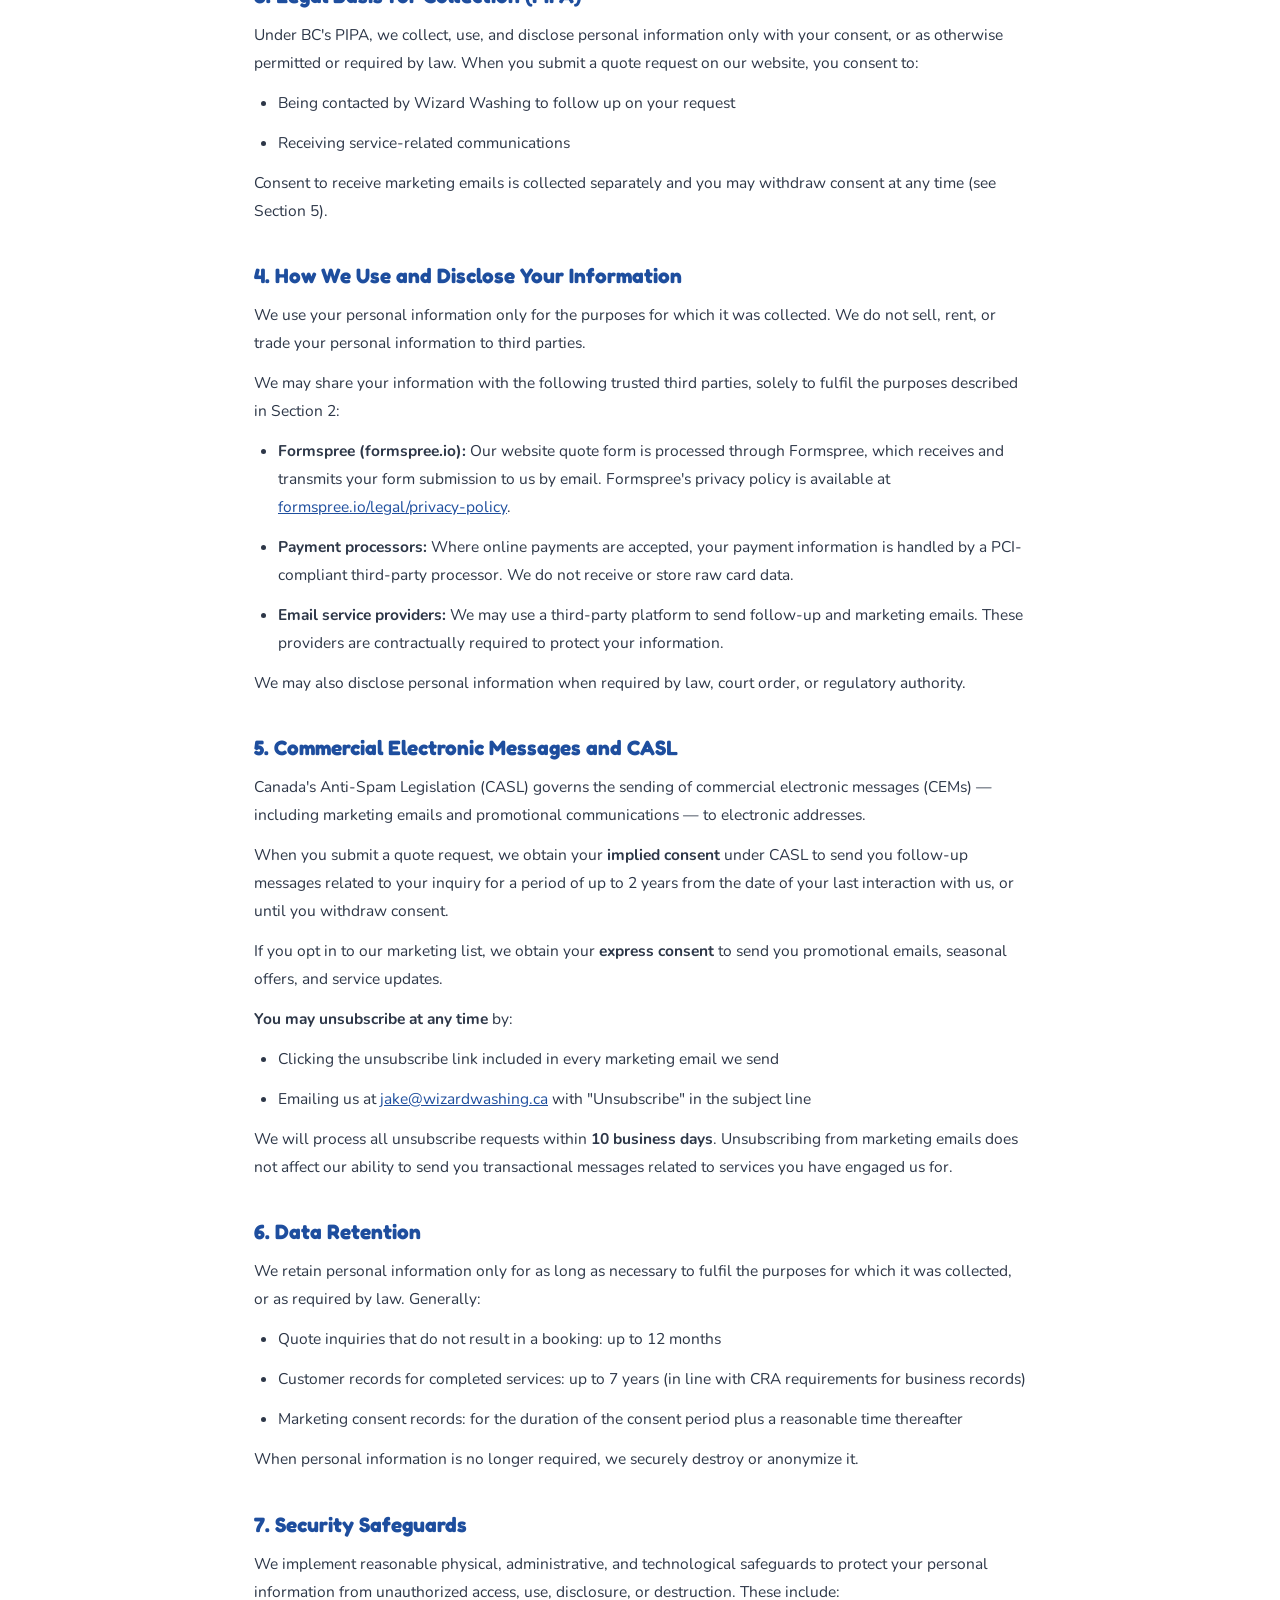
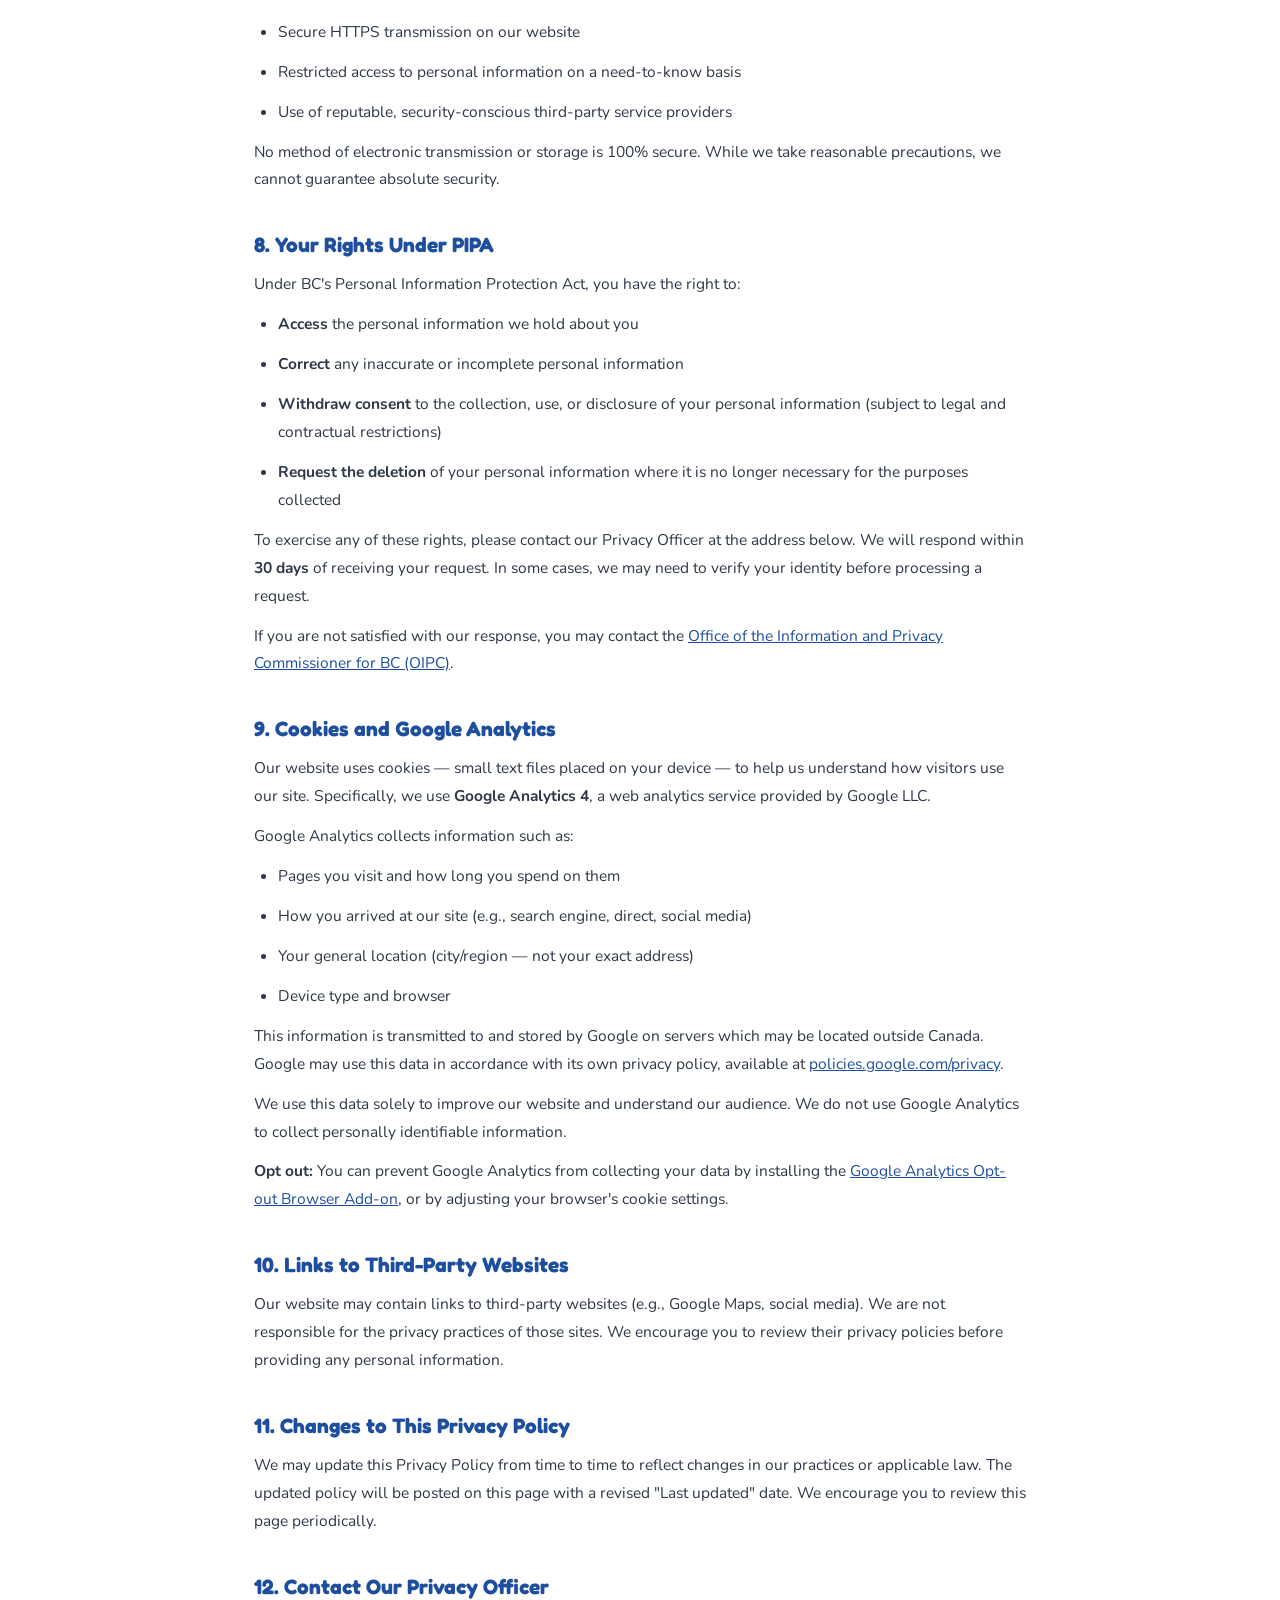
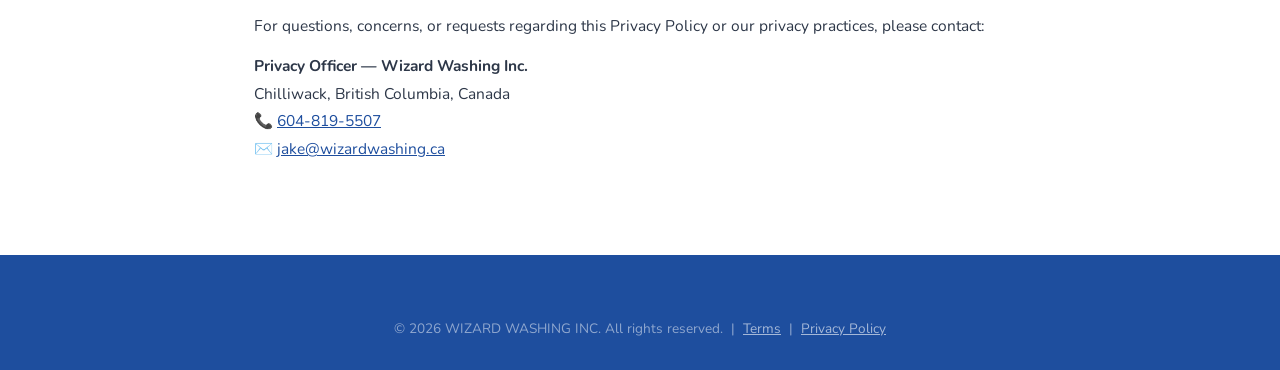
<file: privacy.html>
<!DOCTYPE html>
<html lang="en">
<head>
  <meta charset="UTF-8" />
  <meta name="viewport" content="width=device-width, initial-scale=1.0" />
  <!-- Google tag (gtag.js) -->
  <script async src="https://www.googletagmanager.com/gtag/js?id=G-2MPTVSR0EK"></script>
  <script>
    window.dataLayer = window.dataLayer || [];
    function gtag(){dataLayer.push(arguments);}
    gtag('js', new Date());
    gtag('config', 'G-2MPTVSR0EK');
  </script>
  <title>Privacy Policy | Wizard Washing</title>
  <meta name="description" content="Privacy Policy for Wizard Washing Inc. — How we collect, use, and protect your personal information under BC's PIPA." />
  <meta name="robots" content="noindex, follow" />
  <link rel="icon" type="image/png" sizes="32x32" href="favicon-32.png" />
  <link rel="apple-touch-icon" sizes="192x192" href="favicon-192.png" />
  <link rel="preconnect" href="https://fonts.googleapis.com" />
  <link rel="preconnect" href="https://fonts.gstatic.com" crossorigin />
  <link href="https://fonts.googleapis.com/css2?family=Fredoka+One&family=Nunito:wght@400;600;700;800&display=swap" rel="stylesheet" />
  <link rel="stylesheet" href="styles.css" />
  <style>
    .legal-page {
      max-width: 820px;
      margin: 0 auto;
      padding: 8rem 1.5rem 5rem;
    }
    .legal-page h1 {
      font-size: clamp(2rem, 4vw, 2.8rem);
      color: #1E4E9E;
      margin-bottom: 0.4rem;
    }
    .legal-page .last-updated {
      font-size: 0.9rem;
      color: #718096;
      margin-bottom: 3rem;
      font-weight: 600;
    }
    .legal-page h2 {
      font-size: 1.3rem;
      color: #1E4E9E;
      margin: 2.5rem 0 0.75rem;
    }
    .legal-page p, .legal-page li {
      font-size: 0.97rem;
      color: #2d3748;
      line-height: 1.8;
      margin-bottom: 0.75rem;
    }
    .legal-page ul {
      padding-left: 1.5rem;
      margin-bottom: 0.75rem;
    }
    .legal-page a {
      color: #1E4E9E;
      text-decoration: underline;
    }
    .legal-back {
      display: inline-flex;
      align-items: center;
      gap: 0.4rem;
      font-weight: 700;
      color: #1E4E9E;
      font-size: 0.95rem;
      margin-bottom: 2rem;
      text-decoration: none;
    }
    .legal-back:hover { color: #FDB813; }
    hr {
      border: none;
      border-top: 2px solid #EFF8FF;
      margin: 2.5rem 0;
    }
  </style>
  <!-- Google tag (gtag.js) -->
  <script async src="https://www.googletagmanager.com/gtag/js?id=AW-18009225229"></script>
  <script>
    window.dataLayer = window.dataLayer || [];
    function gtag(){dataLayer.push(arguments);}
    gtag('js', new Date());
    gtag('config', 'AW-18009225229');
    gtag('config', 'GT-KTPRGCBF');
  </script>
  <!-- Meta Pixel Code -->
  <script>
  !function(f,b,e,v,n,t,s)
  {if(f.fbq)return;n=f.fbq=function(){n.callMethod?
  n.callMethod.apply(n,arguments):n.queue.push(arguments)};
  if(!f._fbq)f._fbq=n;n.push=n;n.loaded=!0;n.version='2.0';
  n.queue=[];t=b.createElement(e);t.async=!0;
  t.src=v;s=b.getElementsByTagName(e)[0];
  s.parentNode.insertBefore(t,s)}(window, document,'script',
  'https://connect.facebook.net/en_US/fbevents.js');
  fbq('init', '1315354143308581');
  fbq('track', 'PageView');
  </script>
  <noscript><img height="1" width="1" style="display:none"
  src="https://www.facebook.com/tr?id=1315354143308581&ev=PageView&noscript=1"
  /></noscript>
  <!-- End Meta Pixel Code -->
</head>
<body>

  <!-- Minimal nav -->
  <header class="nav scrolled" id="nav">
    <div class="nav__inner">
      <a href="index.html" class="nav__logo">
        <img src="brand_assets/Logo.png" alt="Wizard Washing — Pressure Washing Chilliwack BC" />
      </a>
      <nav class="nav__links">
        <a href="index.html#services">Services</a>
        <a href="index.html#quote" class="nav__cta">Get a Quote</a>
      </nav>
    </div>
  </header>

  <main class="legal-page">
    <a href="index.html" class="legal-back">← Back to Wizard Washing</a>

    <h1>Privacy Policy</h1>
    <p class="last-updated">Last updated: March 8, 2026</p>

    <p>Wizard Washing Inc. ("Wizard Washing", "we", "us", or "our") is committed to protecting the personal information of our customers and website visitors. This Privacy Policy describes how we collect, use, disclose, and safeguard your personal information in accordance with British Columbia's <em>Personal Information Protection Act</em> (PIPA, SBC 2003, c. 63) and Canada's <em>Anti-Spam Legislation</em> (CASL).</p>
    <p>By using our website at <strong>wizardwashing.ca</strong> or engaging our services, you consent to the collection and use of your personal information as described in this Policy.</p>

    <hr />

    <h2>1. What Personal Information We Collect</h2>
    <p>We collect only the personal information reasonably necessary to provide our services and respond to your inquiries. This includes:</p>
    <ul>
      <li><strong>Contact information:</strong> Name, email address, and phone number (provided via our quote request form)</li>
      <li><strong>Service information:</strong> The type of service requested and any additional details you provide in the comments field</li>
      <li><strong>Payment information:</strong> Where online payment is offered, payment details are processed by a third-party payment processor. We do not store credit card numbers on our systems.</li>
      <li><strong>Communications:</strong> Records of emails, calls, or messages exchanged with us</li>
      <li><strong>Website usage data:</strong> We use Google Analytics 4 to collect anonymous information about how visitors use our website, including pages visited, time spent on the site, general geographic location (city/region level), device type, and traffic source. This data is aggregated and does not identify you personally. Standard server logs may also collect IP addresses and browser information.</li>
    </ul>
    <p>We do not knowingly collect personal information from individuals under the age of 18.</p>

    <h2>2. Why We Collect Your Personal Information</h2>
    <p>We collect personal information for the following purposes:</p>
    <ul>
      <li>To respond to quote requests and inquiries</li>
      <li>To schedule and deliver requested services</li>
      <li>To process payments</li>
      <li>To send you service-related communications (appointment confirmations, invoices)</li>
      <li>To send you commercial electronic messages (marketing emails and promotions), with your consent in accordance with CASL (see Section 5)</li>
      <li>To improve our website and services</li>
      <li>To comply with legal obligations</li>
    </ul>

    <h2>3. Legal Basis for Collection (PIPA)</h2>
    <p>Under BC's PIPA, we collect, use, and disclose personal information only with your consent, or as otherwise permitted or required by law. When you submit a quote request on our website, you consent to:</p>
    <ul>
      <li>Being contacted by Wizard Washing to follow up on your request</li>
      <li>Receiving service-related communications</li>
    </ul>
    <p>Consent to receive marketing emails is collected separately and you may withdraw consent at any time (see Section 5).</p>

    <h2>4. How We Use and Disclose Your Information</h2>
    <p>We use your personal information only for the purposes for which it was collected. We do not sell, rent, or trade your personal information to third parties.</p>
    <p>We may share your information with the following trusted third parties, solely to fulfil the purposes described in Section 2:</p>
    <ul>
      <li><strong>Formspree (formspree.io):</strong> Our website quote form is processed through Formspree, which receives and transmits your form submission to us by email. Formspree's privacy policy is available at <a href="https://formspree.io/legal/privacy-policy" target="_blank" rel="noopener">formspree.io/legal/privacy-policy</a>.</li>
      <li><strong>Payment processors:</strong> Where online payments are accepted, your payment information is handled by a PCI-compliant third-party processor. We do not receive or store raw card data.</li>
      <li><strong>Email service providers:</strong> We may use a third-party platform to send follow-up and marketing emails. These providers are contractually required to protect your information.</li>
    </ul>
    <p>We may also disclose personal information when required by law, court order, or regulatory authority.</p>

    <h2>5. Commercial Electronic Messages and CASL</h2>
    <p>Canada's Anti-Spam Legislation (CASL) governs the sending of commercial electronic messages (CEMs) — including marketing emails and promotional communications — to electronic addresses.</p>
    <p>When you submit a quote request, we obtain your <strong>implied consent</strong> under CASL to send you follow-up messages related to your inquiry for a period of up to 2 years from the date of your last interaction with us, or until you withdraw consent.</p>
    <p>If you opt in to our marketing list, we obtain your <strong>express consent</strong> to send you promotional emails, seasonal offers, and service updates.</p>
    <p><strong>You may unsubscribe at any time</strong> by:</p>
    <ul>
      <li>Clicking the unsubscribe link included in every marketing email we send</li>
      <li>Emailing us at <a href="mailto:jake@wizardwashing.ca">jake@wizardwashing.ca</a> with "Unsubscribe" in the subject line</li>
    </ul>
    <p>We will process all unsubscribe requests within <strong>10 business days</strong>. Unsubscribing from marketing emails does not affect our ability to send you transactional messages related to services you have engaged us for.</p>

    <h2>6. Data Retention</h2>
    <p>We retain personal information only for as long as necessary to fulfil the purposes for which it was collected, or as required by law. Generally:</p>
    <ul>
      <li>Quote inquiries that do not result in a booking: up to 12 months</li>
      <li>Customer records for completed services: up to 7 years (in line with CRA requirements for business records)</li>
      <li>Marketing consent records: for the duration of the consent period plus a reasonable time thereafter</li>
    </ul>
    <p>When personal information is no longer required, we securely destroy or anonymize it.</p>

    <h2>7. Security Safeguards</h2>
    <p>We implement reasonable physical, administrative, and technological safeguards to protect your personal information from unauthorized access, use, disclosure, or destruction. These include:</p>
    <ul>
      <li>Secure HTTPS transmission on our website</li>
      <li>Restricted access to personal information on a need-to-know basis</li>
      <li>Use of reputable, security-conscious third-party service providers</li>
    </ul>
    <p>No method of electronic transmission or storage is 100% secure. While we take reasonable precautions, we cannot guarantee absolute security.</p>

    <h2>8. Your Rights Under PIPA</h2>
    <p>Under BC's Personal Information Protection Act, you have the right to:</p>
    <ul>
      <li><strong>Access</strong> the personal information we hold about you</li>
      <li><strong>Correct</strong> any inaccurate or incomplete personal information</li>
      <li><strong>Withdraw consent</strong> to the collection, use, or disclosure of your personal information (subject to legal and contractual restrictions)</li>
      <li><strong>Request the deletion</strong> of your personal information where it is no longer necessary for the purposes collected</li>
    </ul>
    <p>To exercise any of these rights, please contact our Privacy Officer at the address below. We will respond within <strong>30 days</strong> of receiving your request. In some cases, we may need to verify your identity before processing a request.</p>
    <p>If you are not satisfied with our response, you may contact the <a href="https://www.oipc.bc.ca" target="_blank" rel="noopener">Office of the Information and Privacy Commissioner for BC (OIPC)</a>.</p>

    <h2>9. Cookies and Google Analytics</h2>
    <p>Our website uses cookies — small text files placed on your device — to help us understand how visitors use our site. Specifically, we use <strong>Google Analytics 4</strong>, a web analytics service provided by Google LLC.</p>
    <p>Google Analytics collects information such as:</p>
    <ul>
      <li>Pages you visit and how long you spend on them</li>
      <li>How you arrived at our site (e.g., search engine, direct, social media)</li>
      <li>Your general location (city/region — not your exact address)</li>
      <li>Device type and browser</li>
    </ul>
    <p>This information is transmitted to and stored by Google on servers which may be located outside Canada. Google may use this data in accordance with its own privacy policy, available at <a href="https://policies.google.com/privacy" target="_blank" rel="noopener">policies.google.com/privacy</a>.</p>
    <p>We use this data solely to improve our website and understand our audience. We do not use Google Analytics to collect personally identifiable information.</p>
    <p><strong>Opt out:</strong> You can prevent Google Analytics from collecting your data by installing the <a href="https://tools.google.com/dlpage/gaoptout" target="_blank" rel="noopener">Google Analytics Opt-out Browser Add-on</a>, or by adjusting your browser's cookie settings.</p>

    <h2>10. Links to Third-Party Websites</h2>
    <p>Our website may contain links to third-party websites (e.g., Google Maps, social media). We are not responsible for the privacy practices of those sites. We encourage you to review their privacy policies before providing any personal information.</p>

    <h2>11. Changes to This Privacy Policy</h2>
    <p>We may update this Privacy Policy from time to time to reflect changes in our practices or applicable law. The updated policy will be posted on this page with a revised "Last updated" date. We encourage you to review this page periodically.</p>

    <h2>12. Contact Our Privacy Officer</h2>
    <p>For questions, concerns, or requests regarding this Privacy Policy or our privacy practices, please contact:</p>
    <p>
      <strong>Privacy Officer — Wizard Washing Inc.</strong><br />
      Chilliwack, British Columbia, Canada<br />
      📞 <a href="tel:+16048195507">604-819-5507</a><br />
      ✉️ <a href="mailto:jake@wizardwashing.ca">jake@wizardwashing.ca</a>
    </p>
  </main>

  <!-- Footer -->
  <footer class="footer">
    <div class="container">
      <div class="footer__bottom" style="border-top: none; padding-top: 0;">
        <p>© 2026 WIZARD WASHING INC. All rights reserved. &nbsp;|&nbsp; <a href="terms.html" style="color:rgba(255,255,255,0.6)">Terms</a> &nbsp;|&nbsp; <a href="privacy.html" style="color:rgba(255,255,255,0.6)">Privacy Policy</a></p>
      </div>
    </div>
  </footer>


</body>
</html>
</file>
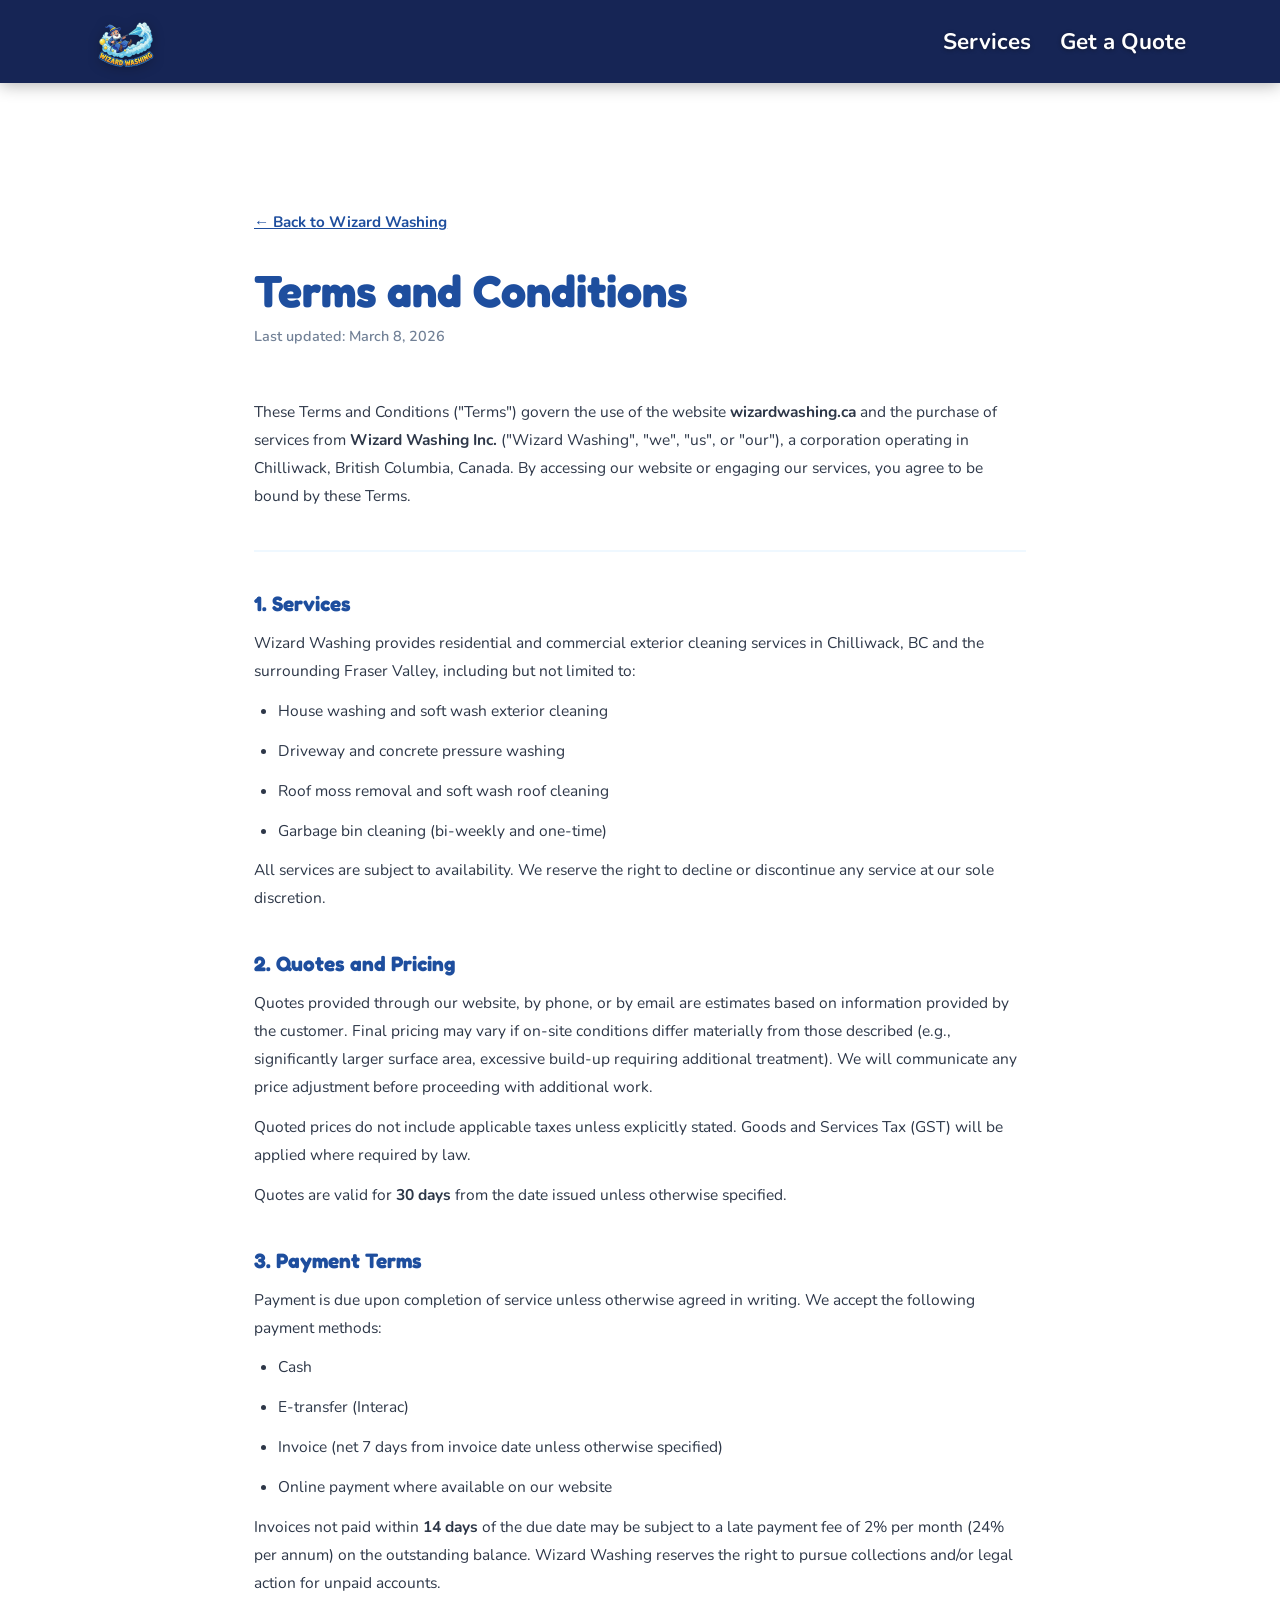
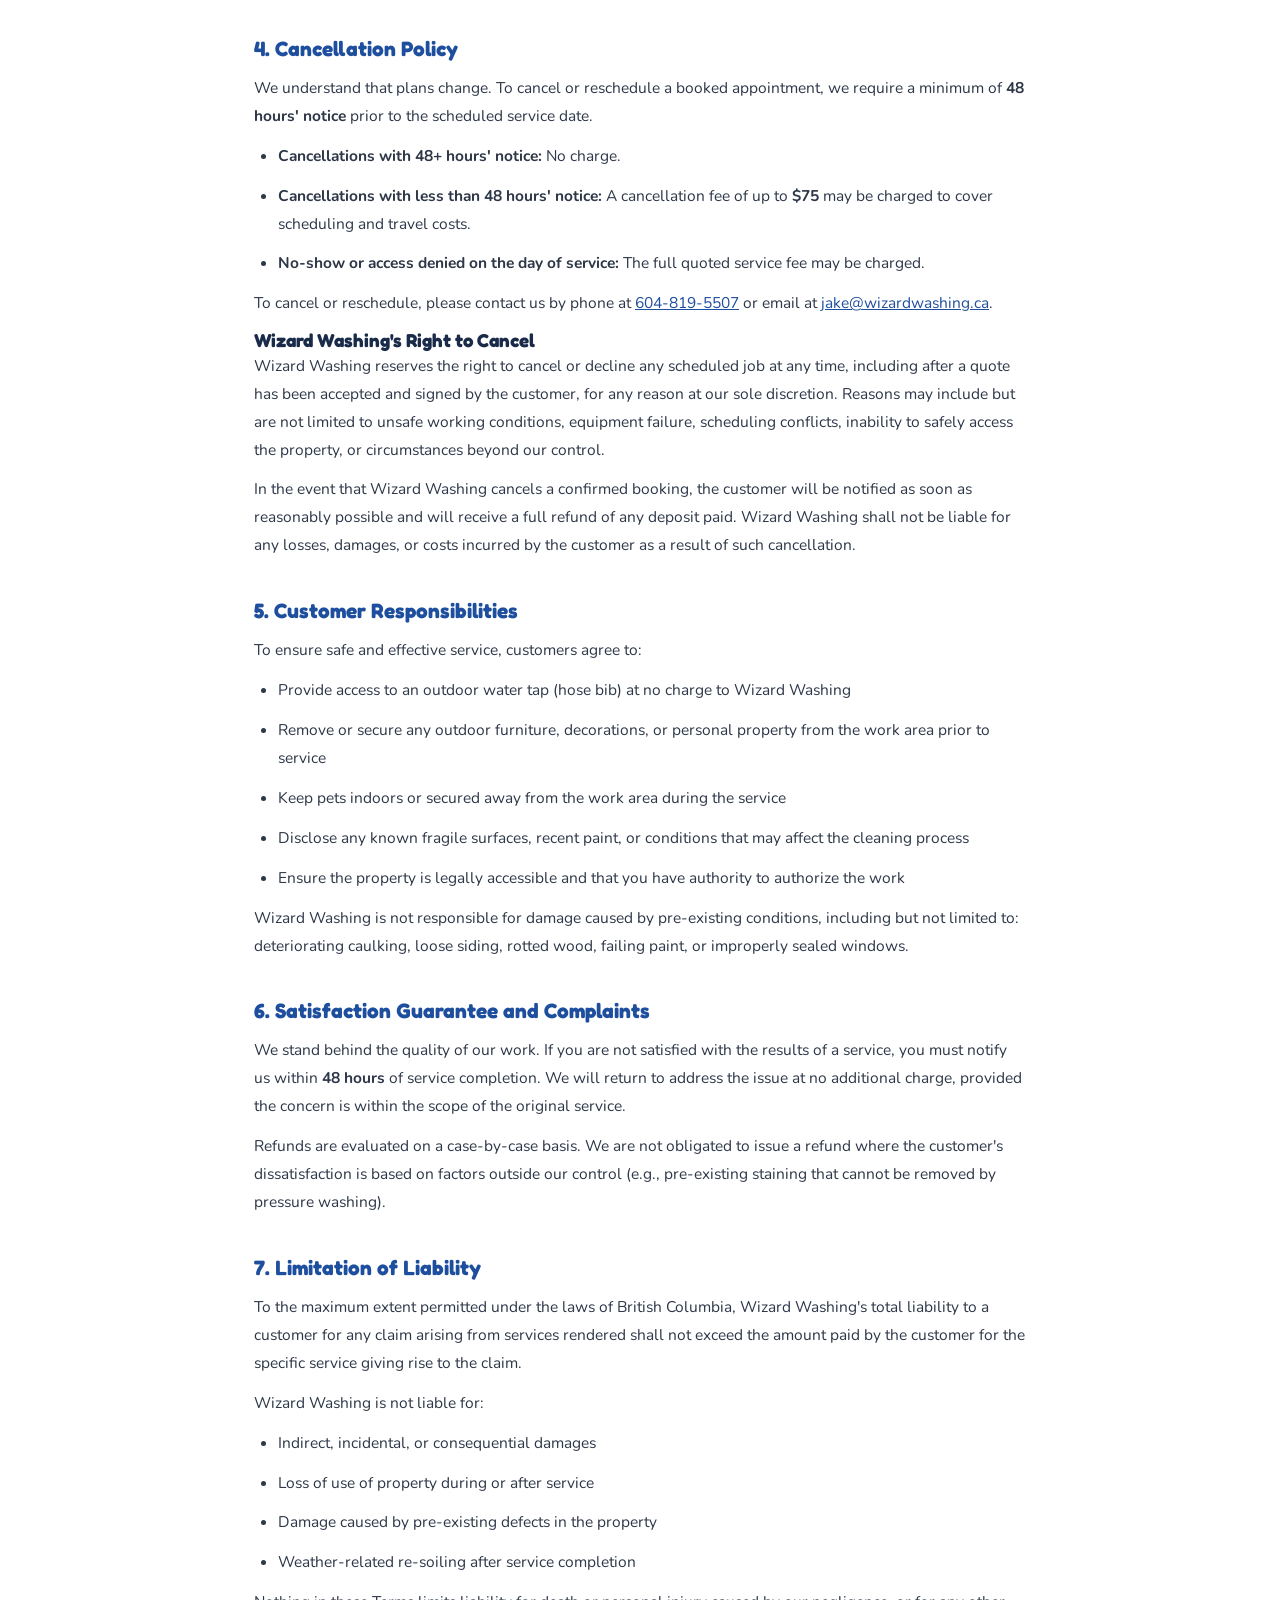
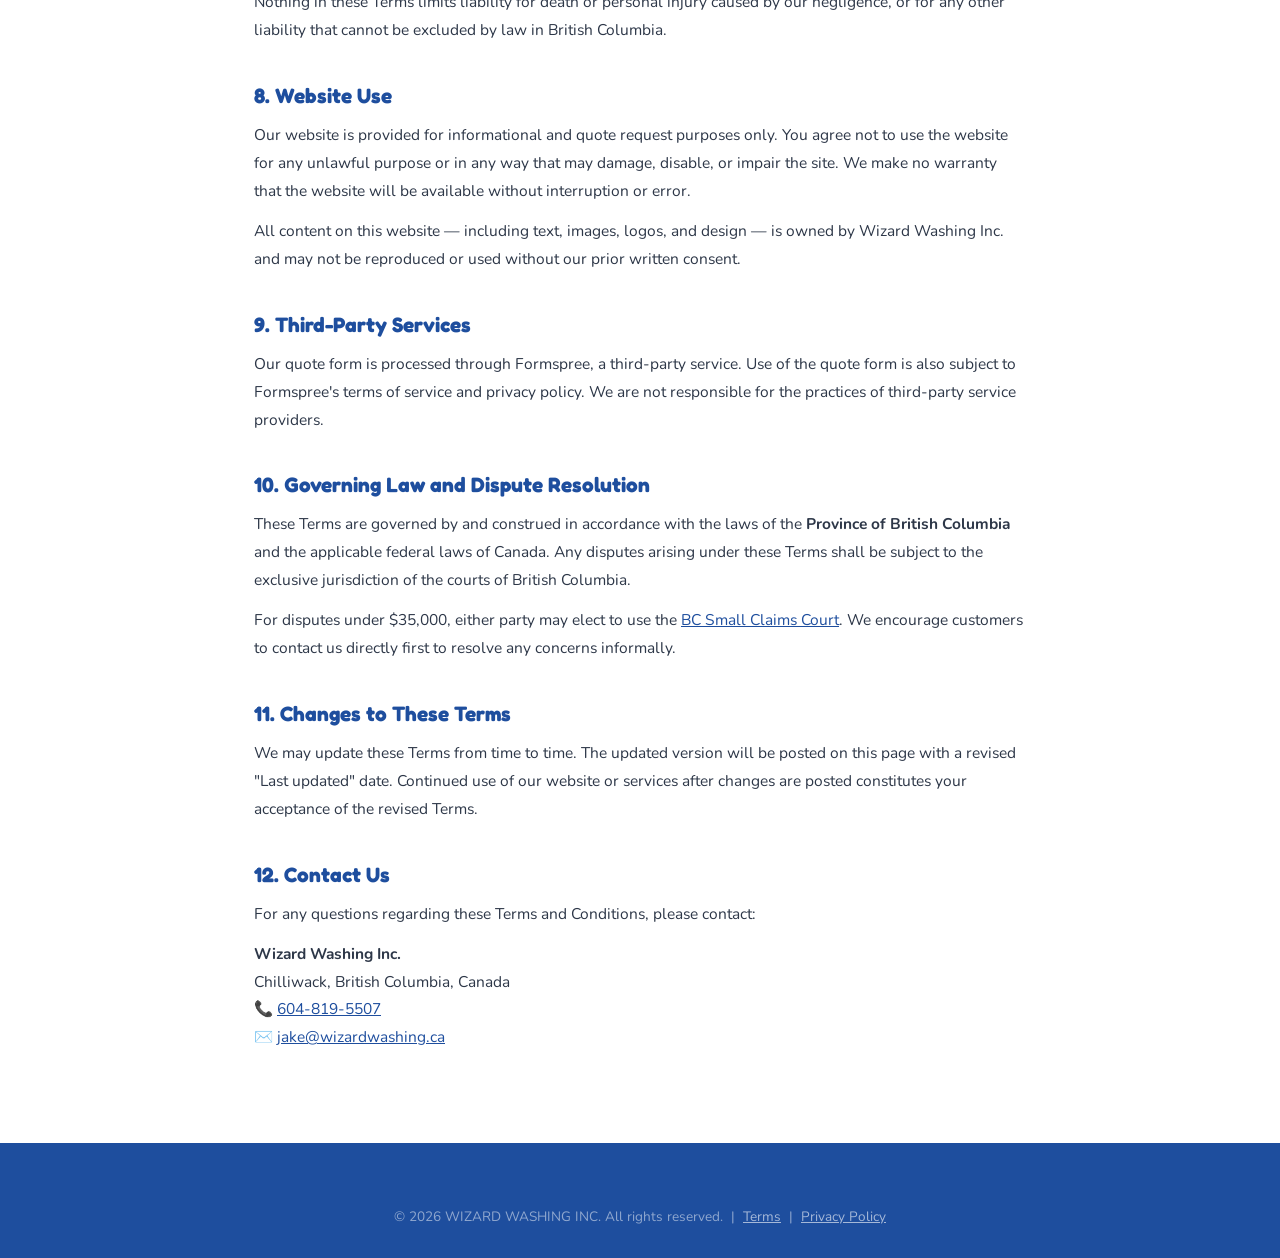
<file: terms.html>
<!DOCTYPE html>
<html lang="en">
<head>
  <meta charset="UTF-8" />
  <meta name="viewport" content="width=device-width, initial-scale=1.0" />
  <!-- Google tag (gtag.js) -->
  <script async src="https://www.googletagmanager.com/gtag/js?id=G-2MPTVSR0EK"></script>
  <script>
    window.dataLayer = window.dataLayer || [];
    function gtag(){dataLayer.push(arguments);}
    gtag('js', new Date());
    gtag('config', 'G-2MPTVSR0EK');
  </script>
  <title>Terms and Conditions | Wizard Washing</title>
  <meta name="description" content="Terms and Conditions for Wizard Washing Inc. — Pressure washing services in Chilliwack, BC." />
  <meta name="robots" content="noindex, follow" />
  <link rel="icon" type="image/png" sizes="32x32" href="favicon-32.png" />
  <link rel="apple-touch-icon" sizes="192x192" href="favicon-192.png" />
  <link rel="preconnect" href="https://fonts.googleapis.com" />
  <link rel="preconnect" href="https://fonts.gstatic.com" crossorigin />
  <link href="https://fonts.googleapis.com/css2?family=Fredoka+One&family=Nunito:wght@400;600;700;800&display=swap" rel="stylesheet" />
  <link rel="stylesheet" href="styles.css" />
  <style>
    .legal-page {
      max-width: 820px;
      margin: 0 auto;
      padding: 8rem 1.5rem 5rem;
    }
    .legal-page h1 {
      font-size: clamp(2rem, 4vw, 2.8rem);
      color: #1E4E9E;
      margin-bottom: 0.4rem;
    }
    .legal-page .last-updated {
      font-size: 0.9rem;
      color: #718096;
      margin-bottom: 3rem;
      font-weight: 600;
    }
    .legal-page h2 {
      font-size: 1.3rem;
      color: #1E4E9E;
      margin: 2.5rem 0 0.75rem;
    }
    .legal-page p, .legal-page li {
      font-size: 0.97rem;
      color: #2d3748;
      line-height: 1.8;
      margin-bottom: 0.75rem;
    }
    .legal-page ul {
      padding-left: 1.5rem;
      margin-bottom: 0.75rem;
    }
    .legal-page a {
      color: #1E4E9E;
      text-decoration: underline;
    }
    .legal-back {
      display: inline-flex;
      align-items: center;
      gap: 0.4rem;
      font-weight: 700;
      color: #1E4E9E;
      font-size: 0.95rem;
      margin-bottom: 2rem;
      text-decoration: none;
    }
    .legal-back:hover { color: #FDB813; }
    hr {
      border: none;
      border-top: 2px solid #EFF8FF;
      margin: 2.5rem 0;
    }
  </style>
  <!-- Google tag (gtag.js) -->
  <script async src="https://www.googletagmanager.com/gtag/js?id=AW-18009225229"></script>
  <script>
    window.dataLayer = window.dataLayer || [];
    function gtag(){dataLayer.push(arguments);}
    gtag('js', new Date());
    gtag('config', 'AW-18009225229');
    gtag('config', 'GT-KTPRGCBF');
  </script>
  <!-- Meta Pixel Code -->
  <script>
  !function(f,b,e,v,n,t,s)
  {if(f.fbq)return;n=f.fbq=function(){n.callMethod?
  n.callMethod.apply(n,arguments):n.queue.push(arguments)};
  if(!f._fbq)f._fbq=n;n.push=n;n.loaded=!0;n.version='2.0';
  n.queue=[];t=b.createElement(e);t.async=!0;
  t.src=v;s=b.getElementsByTagName(e)[0];
  s.parentNode.insertBefore(t,s)}(window, document,'script',
  'https://connect.facebook.net/en_US/fbevents.js');
  fbq('init', '1315354143308581');
  fbq('track', 'PageView');
  </script>
  <noscript><img height="1" width="1" style="display:none"
  src="https://www.facebook.com/tr?id=1315354143308581&ev=PageView&noscript=1"
  /></noscript>
  <!-- End Meta Pixel Code -->
</head>
<body>

  <!-- Minimal nav -->
  <header class="nav scrolled" id="nav">
    <div class="nav__inner">
      <a href="index.html" class="nav__logo">
        <img src="brand_assets/Logo.png" alt="Wizard Washing — Pressure Washing Chilliwack BC" />
      </a>
      <nav class="nav__links">
        <a href="index.html#services">Services</a>
        <a href="index.html#quote" class="nav__cta">Get a Quote</a>
      </nav>
    </div>
  </header>

  <main class="legal-page">
    <a href="index.html" class="legal-back">← Back to Wizard Washing</a>

    <h1>Terms and Conditions</h1>
    <p class="last-updated">Last updated: March 8, 2026</p>

    <p>These Terms and Conditions ("Terms") govern the use of the website <strong>wizardwashing.ca</strong> and the purchase of services from <strong>Wizard Washing Inc.</strong> ("Wizard Washing", "we", "us", or "our"), a corporation operating in Chilliwack, British Columbia, Canada. By accessing our website or engaging our services, you agree to be bound by these Terms.</p>

    <hr />

    <h2>1. Services</h2>
    <p>Wizard Washing provides residential and commercial exterior cleaning services in Chilliwack, BC and the surrounding Fraser Valley, including but not limited to:</p>
    <ul>
      <li>House washing and soft wash exterior cleaning</li>
      <li>Driveway and concrete pressure washing</li>
      <li>Roof moss removal and soft wash roof cleaning</li>
      <li>Garbage bin cleaning (bi-weekly and one-time)</li>
    </ul>
    <p>All services are subject to availability. We reserve the right to decline or discontinue any service at our sole discretion.</p>

    <h2>2. Quotes and Pricing</h2>
    <p>Quotes provided through our website, by phone, or by email are estimates based on information provided by the customer. Final pricing may vary if on-site conditions differ materially from those described (e.g., significantly larger surface area, excessive build-up requiring additional treatment). We will communicate any price adjustment before proceeding with additional work.</p>
    <p>Quoted prices do not include applicable taxes unless explicitly stated. Goods and Services Tax (GST) will be applied where required by law.</p>
    <p>Quotes are valid for <strong>30 days</strong> from the date issued unless otherwise specified.</p>

    <h2>3. Payment Terms</h2>
    <p>Payment is due upon completion of service unless otherwise agreed in writing. We accept the following payment methods:</p>
    <ul>
      <li>Cash</li>
      <li>E-transfer (Interac)</li>
      <li>Invoice (net 7 days from invoice date unless otherwise specified)</li>
      <li>Online payment where available on our website</li>
    </ul>
    <p>Invoices not paid within <strong>14 days</strong> of the due date may be subject to a late payment fee of 2% per month (24% per annum) on the outstanding balance. Wizard Washing reserves the right to pursue collections and/or legal action for unpaid accounts.</p>

    <h2>4. Cancellation Policy</h2>
    <p>We understand that plans change. To cancel or reschedule a booked appointment, we require a minimum of <strong>48 hours' notice</strong> prior to the scheduled service date.</p>
    <ul>
      <li><strong>Cancellations with 48+ hours' notice:</strong> No charge.</li>
      <li><strong>Cancellations with less than 48 hours' notice:</strong> A cancellation fee of up to <strong>$75</strong> may be charged to cover scheduling and travel costs.</li>
      <li><strong>No-show or access denied on the day of service:</strong> The full quoted service fee may be charged.</li>
    </ul>
    <p>To cancel or reschedule, please contact us by phone at <a href="tel:+16048195507">604-819-5507</a> or email at <a href="mailto:jake@wizardwashing.ca">jake@wizardwashing.ca</a>.</p>

    <h3>Wizard Washing's Right to Cancel</h3>
    <p>Wizard Washing reserves the right to cancel or decline any scheduled job at any time, including after a quote has been accepted and signed by the customer, for any reason at our sole discretion. Reasons may include but are not limited to unsafe working conditions, equipment failure, scheduling conflicts, inability to safely access the property, or circumstances beyond our control.</p>
    <p>In the event that Wizard Washing cancels a confirmed booking, the customer will be notified as soon as reasonably possible and will receive a full refund of any deposit paid. Wizard Washing shall not be liable for any losses, damages, or costs incurred by the customer as a result of such cancellation.</p>

    <h2>5. Customer Responsibilities</h2>
    <p>To ensure safe and effective service, customers agree to:</p>
    <ul>
      <li>Provide access to an outdoor water tap (hose bib) at no charge to Wizard Washing</li>
      <li>Remove or secure any outdoor furniture, decorations, or personal property from the work area prior to service</li>
      <li>Keep pets indoors or secured away from the work area during the service</li>
      <li>Disclose any known fragile surfaces, recent paint, or conditions that may affect the cleaning process</li>
      <li>Ensure the property is legally accessible and that you have authority to authorize the work</li>
    </ul>
    <p>Wizard Washing is not responsible for damage caused by pre-existing conditions, including but not limited to: deteriorating caulking, loose siding, rotted wood, failing paint, or improperly sealed windows.</p>

    <h2>6. Satisfaction Guarantee and Complaints</h2>
    <p>We stand behind the quality of our work. If you are not satisfied with the results of a service, you must notify us within <strong>48 hours</strong> of service completion. We will return to address the issue at no additional charge, provided the concern is within the scope of the original service.</p>
    <p>Refunds are evaluated on a case-by-case basis. We are not obligated to issue a refund where the customer's dissatisfaction is based on factors outside our control (e.g., pre-existing staining that cannot be removed by pressure washing).</p>

    <h2>7. Limitation of Liability</h2>
    <p>To the maximum extent permitted under the laws of British Columbia, Wizard Washing's total liability to a customer for any claim arising from services rendered shall not exceed the amount paid by the customer for the specific service giving rise to the claim.</p>
    <p>Wizard Washing is not liable for:</p>
    <ul>
      <li>Indirect, incidental, or consequential damages</li>
      <li>Loss of use of property during or after service</li>
      <li>Damage caused by pre-existing defects in the property</li>
      <li>Weather-related re-soiling after service completion</li>
    </ul>
    <p>Nothing in these Terms limits liability for death or personal injury caused by our negligence, or for any other liability that cannot be excluded by law in British Columbia.</p>

    <h2>8. Website Use</h2>
    <p>Our website is provided for informational and quote request purposes only. You agree not to use the website for any unlawful purpose or in any way that may damage, disable, or impair the site. We make no warranty that the website will be available without interruption or error.</p>
    <p>All content on this website — including text, images, logos, and design — is owned by Wizard Washing Inc. and may not be reproduced or used without our prior written consent.</p>

    <h2>9. Third-Party Services</h2>
    <p>Our quote form is processed through Formspree, a third-party service. Use of the quote form is also subject to Formspree's terms of service and privacy policy. We are not responsible for the practices of third-party service providers.</p>

    <h2>10. Governing Law and Dispute Resolution</h2>
    <p>These Terms are governed by and construed in accordance with the laws of the <strong>Province of British Columbia</strong> and the applicable federal laws of Canada. Any disputes arising under these Terms shall be subject to the exclusive jurisdiction of the courts of British Columbia.</p>
    <p>For disputes under $35,000, either party may elect to use the <a href="https://www.bcsmallclaims.ca" target="_blank" rel="noopener">BC Small Claims Court</a>. We encourage customers to contact us directly first to resolve any concerns informally.</p>

    <h2>11. Changes to These Terms</h2>
    <p>We may update these Terms from time to time. The updated version will be posted on this page with a revised "Last updated" date. Continued use of our website or services after changes are posted constitutes your acceptance of the revised Terms.</p>

    <h2>12. Contact Us</h2>
    <p>For any questions regarding these Terms and Conditions, please contact:</p>
    <p>
      <strong>Wizard Washing Inc.</strong><br />
      Chilliwack, British Columbia, Canada<br />
      📞 <a href="tel:+16048195507">604-819-5507</a><br />
      ✉️ <a href="mailto:jake@wizardwashing.ca">jake@wizardwashing.ca</a>
    </p>
  </main>

  <!-- Footer -->
  <footer class="footer">
    <div class="container">
      <div class="footer__bottom" style="border-top: none; padding-top: 0;">
        <p>© 2026 WIZARD WASHING INC. All rights reserved. &nbsp;|&nbsp; <a href="terms.html" style="color:rgba(255,255,255,0.6)">Terms</a> &nbsp;|&nbsp; <a href="privacy.html" style="color:rgba(255,255,255,0.6)">Privacy Policy</a></p>
      </div>
    </div>
  </footer>


</body>
</html>
</file>
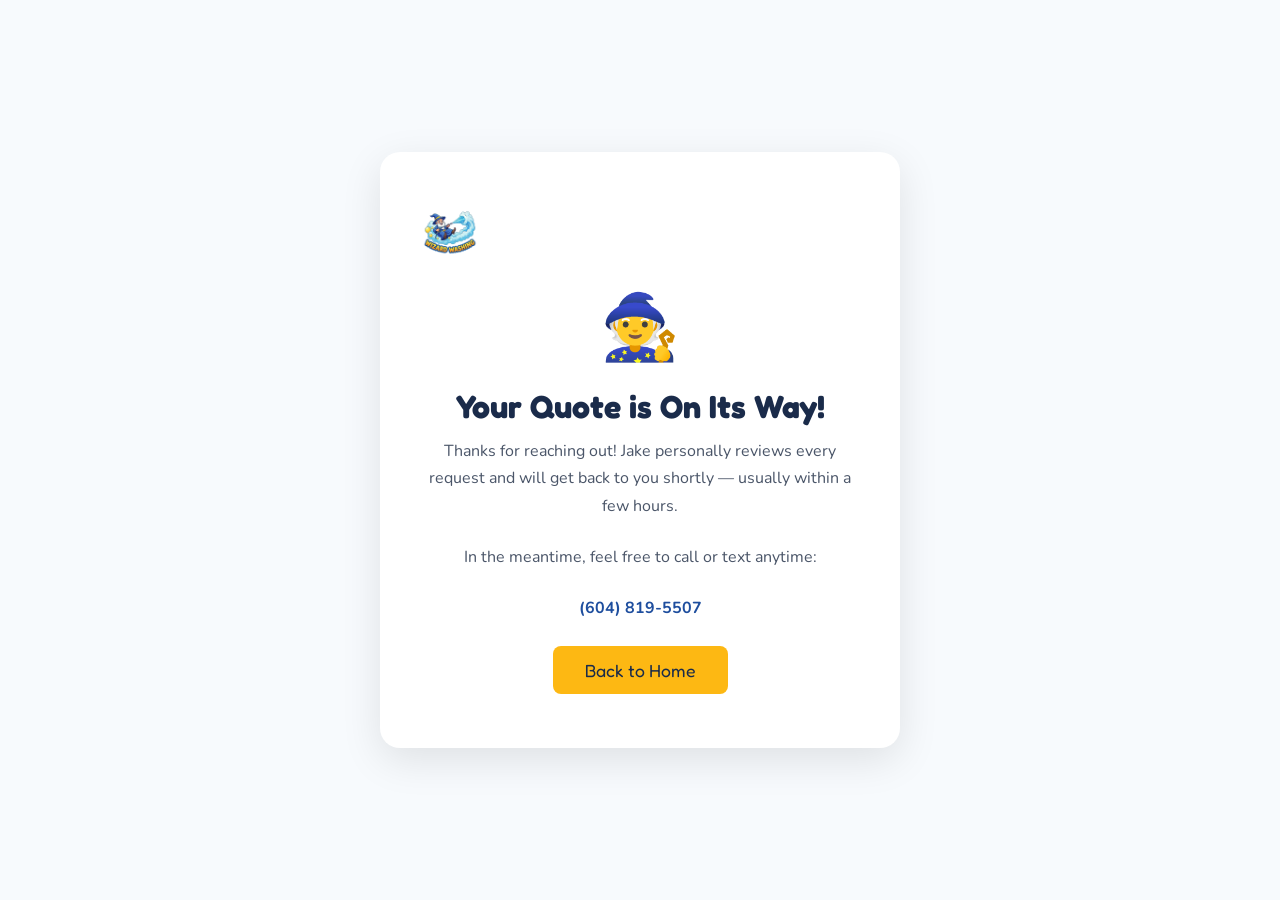
<file: thank-you.html>
<!DOCTYPE html>
<html lang="en">
<head>
  <meta charset="UTF-8" />
  <meta name="viewport" content="width=device-width, initial-scale=1.0" />
  <title>Quote Request Received | Wizard Washing</title>
  <meta name="robots" content="noindex, nofollow" />
  <link rel="icon" type="image/png" sizes="32x32" href="favicon-32.png" />
  <link rel="preconnect" href="https://fonts.googleapis.com" />
  <link rel="preconnect" href="https://fonts.gstatic.com" crossorigin />
  <link href="https://fonts.googleapis.com/css2?family=Fredoka+One&family=Nunito:wght@400;600;700;800&display=swap" rel="stylesheet" />
  <link rel="stylesheet" href="styles.css" />
  <!-- Google tag -->
  <script async src="https://www.googletagmanager.com/gtag/js?id=G-2MPTVSR0EK"></script>
  <script>
    window.dataLayer = window.dataLayer || [];
    function gtag(){dataLayer.push(arguments);}
    gtag('js', new Date());
    gtag('config', 'G-2MPTVSR0EK');
    gtag('config', 'AW-18009225229');
    gtag('event', 'conversion', {'send_to': 'AW-18009225229/lh7-CLu6k7ocEI3wu4tD'});
    gtag('event', 'generate_lead', { event_category: 'Quote Form', event_label: 'Thank You Page' });
  </script>
  <!-- Meta Pixel -->
  <script>
  !function(f,b,e,v,n,t,s){if(f.fbq)return;n=f.fbq=function(){n.callMethod?n.callMethod.apply(n,arguments):n.queue.push(arguments)};if(!f._fbq)f._fbq=n;n.push=n;n.loaded=!0;n.version='2.0';n.queue=[];t=b.createElement(e);t.async=!0;t.src=v;s=b.getElementsByTagName(e)[0];s.parentNode.insertBefore(t,s)}(window,document,'script','https://connect.facebook.net/en_US/fbevents.js');
  fbq('init', '1315354143308581');
  fbq('track', 'Lead');
  </script>
  <style>
    body { background: #F7FAFD; display: flex; flex-direction: column; align-items: center; justify-content: center; min-height: 100vh; margin: 0; font-family: 'Nunito', sans-serif; text-align: center; padding: 2rem; }
    .ty-card { background: #fff; border-radius: 20px; padding: 3rem 2.5rem; max-width: 520px; width: 100%; box-shadow: 0 12px 40px rgba(0,0,0,0.1); }
    .ty-icon { font-size: 4rem; margin-bottom: 1rem; }
    .ty-card h1 { font-family: 'Fredoka One', cursive; font-size: 2rem; color: #1A2B4A; margin-bottom: 0.75rem; }
    .ty-card p { color: #4a5568; font-size: 1rem; line-height: 1.7; margin-bottom: 1.5rem; }
    .ty-card a.btn { display: inline-block; background: #FDB813; color: #1A2B4A; padding: 0.85rem 2rem; border-radius: 8px; font-family: 'Fredoka One', cursive; font-size: 1.1rem; text-decoration: none; }
    .ty-logo { height: 60px; width: auto; margin-bottom: 1.5rem; }
  </style>
</head>
<body>
  <div class="ty-card">
    <img src="brand_assets/Logo.png" alt="Wizard Washing" class="ty-logo" />
    <div class="ty-icon">🧙</div>
    <h1>Your Quote is On Its Way!</h1>
    <p>Thanks for reaching out! Jake personally reviews every request and will get back to you shortly — usually within a few hours.</p>
    <p>In the meantime, feel free to call or text anytime:</p>
    <p><strong><a href="tel:+16048195507" style="color:#1E4E9E;">(604) 819-5507</a></strong></p>
    <a href="/" class="btn">Back to Home</a>
  </div>
</body>
</html>
</file>
<file: styles.css>
/* =====================================================
   WIZARD WASHING — styles.css
   Colors: #1E4E9E (Primary Blue) | #49C5EF (Magic Cyan) | #FDB813 (Gold)
   Fonts: Fredoka One (headings) | Nunito (body)
===================================================== */

/* ─── RESET & BASE ─── */
*, *::before, *::after {
  box-sizing: border-box;
  margin: 0;
  padding: 0;
}

html {
  scroll-behavior: smooth;
  font-size: 16px;
  overflow-x: clip;
  overflow-y: visible !important;
}

body {
  font-family: 'Nunito', sans-serif;
  color: #1A2B4A;
  background: #fff;
  overflow: visible !important;
}

h1, h2, h3, h4 {
  font-family: 'Fredoka One', cursive;
  line-height: 1.2;
}

a {
  color: inherit;
  text-decoration: none;
}

img {
  max-width: 100%;
  display: block;
}

/* ─── UTILITY ─── */
.container {
  max-width: 1140px;
  margin: 0 auto;
  padding: 0 1.5rem;
}

.gold { color: #FDB813; }

.btn {
  display: inline-block;
  padding: 0.85rem 2rem;
  border-radius: 50px;
  font-family: 'Fredoka One', cursive;
  font-size: 1.1rem;
  cursor: pointer;
  border: none;
  transition: transform 0.2s ease, box-shadow 0.2s ease;
  text-align: center;
}

.btn--gold {
  background: #FDB813;
  color: #1A2B4A;
  box-shadow: 0 6px 20px rgba(253, 184, 19, 0.45);
}

.btn--gold:hover {
  transform: translateY(-3px);
  box-shadow: 0 10px 28px rgba(253, 184, 19, 0.55);
}

.btn--full { width: 100%; }

.section-cta-wrap {
  text-align: center;
  margin-top: 2.5rem;
}

.section-title {
  font-size: clamp(2rem, 4vw, 2.8rem);
  text-align: center;
  margin-bottom: 0.5rem;
  color: #1E4E9E;
}

.section-title.light { color: #fff; }

.section-sub {
  text-align: center;
  font-size: 1.1rem;
  color: #4a5568;
  margin-bottom: 3rem;
  font-weight: 600;
}

.section-sub.light { color: rgba(255,255,255,0.85); }


/* ─── TOPBAR ─── */
.topbar {
  position: relative;
  width: 100%;
  background: transparent;
  z-index: 110;
  height: 36px;
  display: flex;
  align-items: center;
}

.topbar__inner {
  width: 100%;
  max-width: 1200px;
  margin: 0 auto;
  padding: 0 3rem;
  display: flex;
  align-items: center;
  justify-content: space-between;
}

.topbar__contact {
  display: flex;
  align-items: center;
  gap: 0.6rem;
  font-family: 'Nunito', sans-serif;
  font-size: 0.72rem;
  font-weight: 700;
  color: rgba(255,255,255,0.85);
}

.topbar__contact a {
  color: rgba(255,255,255,0.85);
  text-decoration: none;
  transition: color 0.2s;
}
.topbar__contact a:hover { color: #FDB813; }

.topbar__sep {
  opacity: 0.4;
}

.topbar__social {
  display: flex;
  align-items: center;
  gap: 0.75rem;
}

.topbar__social a {
  color: rgba(255,255,255,0.8);
  display: flex;
  align-items: center;
  transition: color 0.2s;
}
.topbar__social a:hover { color: #FDB813; }

/* ─── NAV ─── */
.nav {
  position: sticky;
  top: 0;
  width: 100%;
  background: transparent;
  z-index: 100;
  padding: 0.6rem 0;
  transition: background 0.3s ease;
}

.nav.scrolled {
  background: rgba(15,30,80,0.97);
  backdrop-filter: blur(8px);
  box-shadow: 0 2px 16px rgba(0,0,0,0.3);
}

.nav__cta-btn {
  background: #FDB813;
  color: #1A2B4A;
  padding: 0.55rem 1.4rem;
  border-radius: 8px;
  font-family: 'Fredoka One', cursive;
  font-size: 1rem;
  text-decoration: none;
  white-space: nowrap;
  transition: transform 0.2s ease, box-shadow 0.2s ease;
  box-shadow: 0 3px 10px rgba(253,184,19,0.4);
}

.nav__cta-btn:hover {
  transform: translateY(-2px);
  box-shadow: 0 6px 16px rgba(253,184,19,0.5);
}

.nav__inner {
  max-width: 1140px;
  margin: 0 auto;
  padding: 0 1.5rem;
  display: flex;
  align-items: center;
  justify-content: space-between;
  gap: 1rem;
}

.nav__logo img {
  height: 64px;
  width: auto;
  filter: drop-shadow(0 2px 6px rgba(0,0,0,0.3));
  transition: height 0.3s ease;
}

.nav__links {
  display: flex;
  align-items: center;
  gap: 1.8rem;
}

.nav__links a {
  color: #fff;
  font-family: 'Nunito', sans-serif;
  font-weight: 700;
  font-size: 1.4rem;
  transition: color 0.2s;
  text-shadow: 0 1px 4px rgba(0,0,0,0.4);
}

.nav__links a:hover { color: #FDB813; }

.nav__phone {
  display: flex;
  align-items: center;
  gap: 0.4rem;
  color: #fff;
  font-family: 'Fredoka One', cursive;
  font-size: 1.1rem;
  text-decoration: none;
  transition: color 0.2s ease;
}

.nav__phone:hover { color: #FDB813; }

/* Close button inside sidebar — never shown on desktop */
.nav__close {
  display: none !important;
}

/* Hamburger */
.nav__hamburger {
  display: none;
  flex-direction: column;
  gap: 5px;
  background: none;
  border: none;
  cursor: pointer;
  padding: 4px;
}

.nav__hamburger span {
  display: block;
  width: 26px;
  height: 3px;
  background: #fff;
  border-radius: 3px;
  transition: all 0.3s ease;
}

/* ─── HERO ─── */
.hero {
  position: relative;
  background: #0f2d6e;
  overflow: hidden;
  min-height: 100vh;
  display: flex;
  flex-direction: column;
  align-items: center;
  justify-content: flex-start;
}

.hero__video {
  position: absolute;
  inset: 0;
  width: 100%;
  height: 100%;
  object-fit: cover;
  z-index: 0;
}

.hero__overlay {
  position: absolute;
  inset: 0;
  background:
    radial-gradient(ellipse at 95% 95%, rgba(0,0,0,0.85) 0%, transparent 35%),
    linear-gradient(rgba(0,0,0,0.62), rgba(0,0,0,0.62));
  z-index: 1;
}



/* Hero split layout */
.hero__inner {
  width: 100%;
  max-width: 1200px;
  margin: auto;
  padding: 1rem 3rem 2rem;
  position: relative;
  z-index: 4;
  display: flex;
  align-items: center;
  gap: 3rem;
}

.hero__left {
  flex: 1;
  min-width: 0;
  max-width: 600px;
  text-align: left;
  line-height: 1.5;
}

.hero__left h1 {
  font-size: clamp(2.5rem, 3.5vw, 4rem);
  color: #fff;
  margin-bottom: 1.2rem;
  line-height: 1.1;
  text-shadow: 0 3px 12px rgba(0,0,0,0.4);
}

.hero__left h2 {
  font-size: 1.1rem;
  color: rgba(255,255,255,0.9);
  margin-bottom: 2rem;
  font-weight: 600;
  font-family: 'Nunito', sans-serif;
  line-height: 1.6;
  text-shadow: 0 1px 6px rgba(0,0,0,0.3);
}

.hero__right {
  flex-shrink: 0;
  width: 420px;
}

.hero__form-card {
  background: rgba(255,255,255,0.93);
  backdrop-filter: blur(8px);
  -webkit-backdrop-filter: blur(8px);
  border-radius: 20px;
  padding: 2rem;
  box-shadow: 0 24px 60px rgba(0,0,0,0.4);
}

.hero__form-trust {
  display: flex;
  justify-content: center;
  gap: 1.25rem;
  flex-wrap: wrap;
  margin-top: 0.85rem;
  font-size: 0.78rem;
  font-weight: 700;
  color: #4a5568;
}

.hero__form-worksafe {
  display: flex;
  justify-content: center;
  margin-top: 0.65rem;
}

.hero__form-card h3 {
  font-family: 'Fredoka One', cursive;
  font-size: 1.5rem;
  color: #1A2B4A;
  margin-bottom: 0.2rem;
}

.hero__form-sub {
  font-size: 0.88rem;
  color: #4a5568;
  margin-bottom: 1.25rem;
}

/* ─── SERVICES ─── */
.services {
  position: relative;
  background: #ffffff;
  padding-top: 5rem;
  padding-bottom: 5rem;
  padding-left: 1.5rem;
  padding-right: 1.5rem;
  overflow: visible !important;
}


.services__grid {
  display: grid;
  grid-template-columns: repeat(3, 1fr);
  gap: 2rem;
}

.service-card {
  background: #fff;
  border-radius: 15px;
  box-shadow: 0 10px 30px rgba(0,0,0,0.1);
  padding: 2.5rem 2rem;
  text-align: center;
  transition: transform 0.3s ease, box-shadow 0.3s ease;
  border-top: 4px solid #FDB813;
}

.service-card:hover {
  transform: translateY(-8px);
  box-shadow: 0 20px 40px rgba(0,0,0,0.15);
}

.service-card__icon {
  font-size: 3rem;
  margin-bottom: 1rem;
}

.service-card h3 {
  font-size: 1.5rem;
  color: #1E4E9E;
  margin-bottom: 0.75rem;
}

.service-card p {
  font-size: 0.95rem;
  color: #4a5568;
  line-height: 1.65;
}

/* ─── RESULTS (BEFORE/AFTER CAROUSEL) ─── */
.results {
  position: relative;
  background: #EFF8FF;
  padding: 5rem 1.5rem;
}

/* Carousel outer layout: arrows + window */
/* ─── BEFORE/AFTER DRAG SLIDERS ─── */
.ba-grid {
  display: grid;
  grid-template-columns: repeat(2, 1fr);
  gap: 1.5rem;
}

.ba-card {
  border-radius: 15px;
  overflow: hidden;
  box-shadow: 0 10px 30px rgba(0,0,0,0.12);
  background: #fff;
}

.ba-slider {
  position: relative;
  overflow: hidden;
  cursor: col-resize;
  user-select: none;
  touch-action: pan-y;
  aspect-ratio: 4 / 3;
}

.ba-slider__before,
.ba-slider__after {
  position: absolute;
  top: 0;
  left: 0;
  width: 100%;
  height: 100%;
  object-fit: cover;
  display: block;
  pointer-events: none;
}

.ba-slider__after {
  clip-path: inset(0 50% 0 0);
}

.ba-slider__handle {
  position: absolute;
  top: 0;
  left: 50%;
  width: 4px;
  height: 100%;
  background: #fff;
  transform: translateX(-50%);
  z-index: 10;
  pointer-events: none;
  box-shadow: 0 0 8px rgba(0,0,0,0.25);
}

.ba-slider__handle::before {
  content: '';
  position: absolute;
  top: 50%;
  left: 50%;
  transform: translate(-50%, -50%);
  width: 54px;
  height: 54px;
  border-radius: 50%;
  background: #FDB813;
  box-shadow: 0 2px 14px rgba(0,0,0,0.35);
}

.ba-slider__arrows {
  position: absolute;
  top: 50%;
  left: 50%;
  transform: translate(-50%, calc(-50% - 6px));
  color: #1A2B4A;
  font-size: 1.3rem;
  font-weight: 900;
  z-index: 11;
  pointer-events: none;
  line-height: 1;
}

.ba-slider__drag-label {
  position: absolute;
  top: 50%;
  left: 50%;
  transform: translate(-50%, calc(-50% + 10px));
  color: #1A2B4A;
  font-family: 'Fredoka One', cursive;
  font-size: 0.6rem;
  letter-spacing: 0.5px;
  z-index: 11;
  pointer-events: none;
  line-height: 1;
}

.ba-slider__label {
  position: absolute;
  bottom: 12px;
  z-index: 10;
  padding: 0.3rem 0.9rem;
  border-radius: 50px;
  font-family: 'Fredoka One', cursive;
  font-size: 0.9rem;
  letter-spacing: 0.5px;
  box-shadow: 0 2px 8px rgba(0,0,0,0.3);
  pointer-events: none;
}

.ba-slider__label--before {
  left: 12px;
  background: #1A2B4A;
  color: #fff;
}

.ba-slider__label--after {
  right: 12px;
  background: #FDB813;
  color: #1A2B4A;
}

.ba-card__caption {
  font-family: 'Fredoka One', cursive;
  font-size: 1rem;
  color: #1E4E9E;
  text-align: center;
  padding: 1rem 1.5rem;
  border-top: 2px solid #EFF8FF;
  margin: 0;
}

/* ─── CREDENTIALS ─── */
.credentials {
  background: #F7FAFD;
  padding: 5rem 1.5rem;
  border-top: 1px solid #E2EAF4;
}

.credentials__eyebrow {
  text-align: center;
  font-family: 'Fredoka One', cursive;
  font-size: 1rem;
  color: #1E4E9E;
  text-transform: uppercase;
  letter-spacing: 1px;
  margin-bottom: 2.5rem;
}

.credentials__grid {
  display: grid;
  grid-template-columns: repeat(3, 1fr);
  gap: 1.5rem;
}

.credential-card {
  background: #fff;
  border-radius: 16px;
  padding: 2rem 1.75rem;
  text-align: center;
  border: 1px solid #E2EAF4;
  box-shadow: 0 4px 16px rgba(0,0,0,0.05);
  transition: transform 0.2s ease, box-shadow 0.2s ease;
}

.credential-card:hover {
  transform: translateY(-4px);
  box-shadow: 0 8px 28px rgba(0,0,0,0.1);
}

.credential-card__icon {
  margin-bottom: 1rem;
  display: flex;
  justify-content: center;
}

.credential-card h4 {
  font-family: 'Fredoka One', cursive;
  font-size: 1.1rem;
  color: #1A2B4A;
  margin-bottom: 0.5rem;
}

.credential-card p {
  font-size: 0.88rem;
  color: #4a5568;
  line-height: 1.6;
}

/* ─── GOOGLE REVIEWS SECTION ─── */
.google-reviews {
  background: #fff;
  padding: 80px 1.5rem;
  border-bottom: 1px solid #E2EAF4;
}

.google-reviews__header {
  text-align: center;
  margin-bottom: 2.5rem;
}

.google-reviews__rating {
  display: flex;
  align-items: center;
  justify-content: center;
  gap: 0.6rem;
  margin-bottom: 0.5rem;
}

.google-reviews__stars {
  color: #FDB813;
  font-size: 1.5rem;
  letter-spacing: 2px;
}

.google-reviews__score {
  font-family: 'Fredoka One', cursive;
  font-size: 2rem;
  color: #1A2B4A;
}

.google-reviews__label {
  font-size: 0.9rem;
  color: #4a5568;
  font-weight: 700;
  text-transform: uppercase;
  letter-spacing: 0.5px;
}

.google-reviews__sub {
  color: #718096;
  font-size: 0.95rem;
}

.google-reviews__grid {
  display: grid;
  grid-template-columns: repeat(3, 1fr);
  gap: 1.5rem;
}

.google-review-card {
  background: #F7FAFD;
  border: 1px solid #E2EAF4;
  border-radius: 16px;
  padding: 1.5rem;
  display: flex;
  flex-direction: column;
  gap: 0.75rem;
}

.google-review-card__top {
  display: flex;
  align-items: center;
  gap: 0.75rem;
}

.google-review-card__avatar {
  width: 40px;
  height: 40px;
  border-radius: 50%;
  background: #1E4E9E;
  color: #fff;
  font-family: 'Fredoka One', cursive;
  font-size: 1.1rem;
  display: flex;
  align-items: center;
  justify-content: center;
  flex-shrink: 0;
}

.google-review-card__name {
  font-weight: 700;
  color: #1A2B4A;
  font-size: 0.9rem;
  margin: 0;
}

.google-review-card__stars {
  color: #FDB813;
  font-size: 0.85rem;
}

.google-review-card__logo {
  margin-left: auto;
  flex-shrink: 0;
}

.google-review-card__text {
  font-size: 0.9rem;
  color: #2d3748;
  line-height: 1.65;
  flex: 1;
}

.google-review-card__date {
  font-size: 0.78rem;
  color: #718096;
  margin: 0;
}

/* ─── HOW IT WORKS ─── */
.how-it-works {
  background: #EFF8FF;
  padding: 5rem 1.5rem;
}

.hiw__grid {
  display: grid;
  grid-template-columns: repeat(3, 1fr);
  gap: 2rem;
  margin-top: 3rem;
}

.hiw__step {
  background: #fff;
  border-radius: 16px;
  padding: 2.5rem 2rem;
  text-align: center;
  box-shadow: 0 6px 24px rgba(0,0,0,0.07);
  position: relative;
}

.hiw__number {
  position: absolute;
  top: -1rem;
  left: 50%;
  transform: translateX(-50%);
  width: 2rem;
  height: 2rem;
  background: #1E4E9E;
  color: #fff;
  border-radius: 50%;
  font-family: 'Fredoka One', cursive;
  font-size: 1rem;
  display: flex;
  align-items: center;
  justify-content: center;
}

.hiw__icon {
  font-size: 2.5rem;
  margin-bottom: 1rem;
  margin-top: 0.5rem;
}

.hiw__step h3 {
  font-family: 'Fredoka One', cursive;
  font-size: 1.2rem;
  color: #1A2B4A;
  margin-bottom: 0.75rem;
}

.hiw__step p {
  font-size: 0.95rem;
  color: #4a5568;
  line-height: 1.65;
}

/* ─── FLOATING CALL BUTTON ─── */
.float-call {
  display: none;
  position: fixed;
  bottom: 1.5rem;
  right: 1.5rem;
  z-index: 999;
  background: #FDB813;
  color: #1A2B4A;
  border-radius: 50px;
  padding: 0.85rem 1.5rem;
  font-family: 'Nunito', sans-serif;
  font-weight: 800;
  font-size: 0.95rem;
  text-decoration: none;
  box-shadow: 0 4px 20px rgba(0,0,0,0.25);
  align-items: center;
  gap: 0.5rem;
  transition: transform 0.2s ease, box-shadow 0.2s ease;
}

.float-call:hover {
  transform: translateY(-2px);
  box-shadow: 0 6px 24px rgba(0,0,0,0.3);
}

/* ─── ABOUT ─── */
.about {
  position: relative;
  background: #1E4E9E;
  padding: 5rem 1.5rem 5rem;
}

.about__inner {
  display: flex;
  align-items: center;
  gap: 4rem;
}

.about__text {
  flex: 1;
}

.about__text p {
  color: rgba(255,255,255,0.88);
  font-size: 1.05rem;
  line-height: 1.75;
  margin-bottom: 1.2rem;
}

.about__logo {
  flex: 0 0 240px;
  text-align: center;
}

.about__logo img {
  width: 100%;
  filter: drop-shadow(0 10px 30px rgba(0,0,0,0.3));
  animation: wizard-float 5s ease-in-out infinite;
}

/* ─── QUOTE SECTION ─── */
.quote-section {
  position: relative;
  background: #EFF8FF;
  padding: 5rem 1.5rem 5rem;
}

.quote-form-container {
  background: #fff;
  border-radius: 15px;
  box-shadow: 0 10px 30px rgba(0,0,0,0.1);
  padding: 3rem 2.5rem;
  max-width: 680px;
  margin: 0 auto;
  position: relative;
}

.form__row { display: flex; gap: 1.25rem; }
.form__row--two > .form__group { flex: 1; }

.form__group {
  display: flex;
  flex-direction: column;
  margin-bottom: 1.25rem;
}

.form__group label {
  font-weight: 700;
  font-size: 0.9rem;
  color: #1A2B4A;
  margin-bottom: 0.4rem;
}

.required { color: #e53e3e; }
.optional  { color: #718096; font-weight: 400; font-size: 0.82rem; }

.form__group input,
.form__group select,
.form__group textarea {
  width: 100%;
  padding: 0.8rem 1rem;
  border: 2px solid #e2e8f0;
  border-radius: 8px;
  font-family: 'Nunito', sans-serif;
  font-size: 0.95rem;
  color: #1A2B4A;
  transition: border-color 0.2s ease, box-shadow 0.2s ease;
  background: #fff;
  appearance: none;
}

.form__group select {
  background-image: url("data:image/svg+xml,%3Csvg xmlns='http://www.w3.org/2000/svg' width='12' height='8' viewBox='0 0 12 8'%3E%3Cpath d='M1 1l5 5 5-5' stroke='%231A2B4A' stroke-width='2' fill='none' stroke-linecap='round'/%3E%3C/svg%3E");
  background-repeat: no-repeat;
  background-position: right 1rem center;
  padding-right: 2.5rem;
}

.form__group input:focus,
.form__group select:focus,
.form__group textarea:focus {
  outline: none;
  border-color: #49C5EF;
  box-shadow: 0 0 0 3px rgba(73, 197, 239, 0.2);
}

.form__group input.error,
.form__group select.error,
.form__group textarea.error {
  border-color: #e53e3e;
  box-shadow: 0 0 0 3px rgba(229, 62, 62, 0.15);
}

.form__group textarea { resize: vertical; min-height: 110px; }

/* Success state */
.form__success {
  display: none;
  text-align: center;
  padding: 3rem 1.5rem;
  position: relative;
}

.form__success.visible { display: block; }

.form__success-icon {
  font-size: 4rem;
  margin-bottom: 1rem;
  animation: bounce-in 0.5s cubic-bezier(0.36, 0.07, 0.19, 0.97) both;
}

@keyframes bounce-in {
  0%   { transform: scale(0); opacity: 0; }
  60%  { transform: scale(1.2); }
  100% { transform: scale(1); opacity: 1; }
}

.form__success h3 {
  font-size: 1.8rem;
  color: #1E4E9E;
  margin-bottom: 0.75rem;
}

.form__success p {
  color: #4a5568;
  font-size: 1.05rem;
}

/* Sparkle burst on success */
.form__success-sparkles {
  position: absolute;
  top: 2rem;
  left: 50%;
  transform: translateX(-50%);
  width: 200px;
  height: 200px;
  pointer-events: none;
}

.burst {
  position: absolute;
  color: #FDB813;
  font-size: 1.4rem;
  opacity: 0;
  top: 50%; left: 50%;
}

.form__success.visible .burst {
  animation: sparkle-burst 0.8s ease-out forwards;
}

.burst.b1 { animation-delay: 0s;    --dx: -60px; --dy: -50px; }
.burst.b2 { animation-delay: 0.05s; --dx:  60px; --dy: -50px; }
.burst.b3 { animation-delay: 0.1s;  --dx: -80px; --dy:  10px; }
.burst.b4 { animation-delay: 0.15s; --dx:  80px; --dy:  10px; }
.burst.b5 { animation-delay: 0.2s;  --dx: -40px; --dy:  60px; }
.burst.b6 { animation-delay: 0.25s; --dx:  40px; --dy:  60px; }

@keyframes sparkle-burst {
  0%   { opacity: 1; transform: translate(-50%, -50%) scale(0); }
  60%  { opacity: 1; transform: translate(calc(-50% + var(--dx)), calc(-50% + var(--dy))) scale(1.2); }
  100% { opacity: 0; transform: translate(calc(-50% + var(--dx) * 1.4), calc(-50% + var(--dy) * 1.4)) scale(0.6); }
}

/* ─── REVIEWS ─── */
.reviews {
  position: relative;
  background: #49C5EF;
  padding: 5rem 1.5rem 5rem;
}

.reviews__grid {
  display: grid;
  grid-template-columns: repeat(3, 1fr);
  gap: 2rem;
}

.review-card {
  background: #fff;
  border-radius: 15px;
  box-shadow: 0 10px 30px rgba(0,0,0,0.1);
  padding: 2rem 1.75rem;
  display: flex;
  flex-direction: column;
  gap: 0.75rem;
  transition: transform 0.3s ease;
}

.review-card:hover { transform: translateY(-6px); }

.review-card__stars {
  color: #FDB813;
  font-size: 1.3rem;
  letter-spacing: 2px;
}

.review-card__quote {
  font-size: 0.95rem;
  line-height: 1.7;
  color: #1A2B4A;
  font-style: italic;
  flex: 1;
}

.review-card__name {
  font-weight: 700;
  color: #1E4E9E;
  font-size: 0.9rem;
}

/* ─── FAQ ─── */
.faq {
  position: relative;
  background: #ffffff;
  padding: 5rem 1.5rem 5rem;
}

.faq__list {
  max-width: 760px;
  margin: 0 auto;
  display: flex;
  flex-direction: column;
  gap: 1rem;
}

.faq__item {
  border-radius: 12px;
  border: 2px solid #e2e8f0;
  overflow: hidden;
  transition: border-color 0.2s;
}

.faq__item.open { border-color: #49C5EF; }

.faq__question {
  width: 100%;
  background: none;
  border: none;
  padding: 1.25rem 1.5rem;
  display: flex;
  align-items: center;
  justify-content: space-between;
  font-family: 'Nunito', sans-serif;
  font-weight: 700;
  font-size: 1rem;
  color: #1A2B4A;
  cursor: pointer;
  text-align: left;
  gap: 1rem;
  transition: background 0.2s;
}

.faq__question:hover { background: #EFF8FF; }
.faq__item.open .faq__question { background: #EFF8FF; color: #1E4E9E; }

.faq__chevron {
  font-size: 0.75rem;
  color: #49C5EF;
  transition: transform 0.3s ease;
  flex-shrink: 0;
}

.faq__item.open .faq__chevron { transform: rotate(180deg); }

.faq__answer {
  max-height: 0;
  overflow: hidden;
  transition: max-height 0.4s ease, padding 0.3s ease;
}

.faq__item.open .faq__answer { max-height: 300px; }

.faq__answer p {
  padding: 0 1.5rem 1.25rem;
  font-size: 0.95rem;
  color: #1A2B4A;
  line-height: 1.7;
}

.faq__answer a {
  color: #1E4E9E;
  font-weight: 700;
  text-decoration: underline;
}

/* ─── FOOTER ─── */
.footer {
  background: #1E4E9E;
  padding: 4rem 1.5rem 2rem;
  color: #fff;
}

.footer__inner {
  display: grid;
  grid-template-columns: 1fr 1fr 1fr;
  gap: 2.5rem;
  margin-bottom: 3rem;
}

.footer__logo {
  height: 80px;
  width: auto;
  filter: drop-shadow(0 4px 12px rgba(0,0,0,0.3));
  margin-bottom: 1rem;
}

.footer__tagline {
  font-size: 0.9rem;
  color: rgba(255,255,255,0.75);
  line-height: 1.6;
}

.footer__links h4,
.footer__contact h4 {
  font-family: 'Fredoka One', cursive;
  font-size: 1.1rem;
  color: #FDB813;
  margin-bottom: 1rem;
}

.footer__links {
  display: flex;
  flex-direction: column;
  gap: 0.5rem;
}

.footer__links a {
  color: rgba(255,255,255,0.8);
  font-size: 0.9rem;
  font-weight: 600;
  transition: color 0.2s;
}

.footer__links a:hover { color: #FDB813; }

.footer__contact p {
  font-size: 0.9rem;
  color: rgba(255,255,255,0.8);
  margin-bottom: 0.5rem;
}

.footer__contact a {
  color: rgba(255,255,255,0.8);
  transition: color 0.2s;
}

.footer__contact a:hover { color: #FDB813; }

.footer__bottom {
  border-top: 1px solid rgba(255,255,255,0.15);
  padding-top: 1.5rem;
  text-align: center;
  font-size: 0.85rem;
  color: rgba(255,255,255,0.5);
}

.footer__bottom a {
  color: rgba(255,255,255,0.55);
  text-decoration: underline;
  transition: color 0.2s;
}

.footer__bottom a:hover { color: #FDB813; }

/* ─── SCROLL FADE-IN ─── */
.fade-up {
  transition: opacity 0.65s ease, transform 0.65s ease;
}

.fade-up.fade-anim {
  opacity: 0;
  transform: translateY(36px);
}

.fade-up.visible {
  opacity: 1;
  transform: translateY(0);
}

/* ─── STATS STRIP ─── */
/* ─── STATS BAR ─── */
.stats-bar {
  background: rgba(15,30,70,0.75);
  padding: 0.55rem 1.5rem;
  text-align: center;
  width: 100%;
  position: relative;
  z-index: 5;
}

.stats-bar__inner {
  display: flex;
  align-items: center;
  justify-content: center;
  gap: 2rem;
  flex-wrap: wrap;
}

.stats-bar__item {
  display: flex;
  align-items: center;
  gap: 0.45rem;
}

.stats-bar__item .stat-item__number {
  font-family: 'Fredoka One', cursive;
  font-size: 1.05rem;
  color: #FDB813;
  line-height: 1;
}

.stats-bar__label {
  font-size: 0.8rem;
  color: rgba(255,255,255,0.85);
  font-weight: 700;
  text-transform: uppercase;
  letter-spacing: 0.4px;
}

.stats-bar__divider {
  color: rgba(255,255,255,0.25);
  font-size: 1rem;
  user-select: none;
}

/* ─── BUTTON WATER RIPPLE ─── */
.btn {
  position: relative;
  overflow: hidden;
}

.btn-ripple {
  position: absolute;
  width: 6px;
  height: 6px;
  background: rgba(255, 255, 255, 0.45);
  border-radius: 50%;
  transform: translate(-50%, -50%) scale(0);
  animation: btn-ripple-expand 0.65s ease-out forwards;
  pointer-events: none;
}

@keyframes btn-ripple-expand {
  to {
    transform: translate(-50%, -50%) scale(55);
    opacity: 0;
  }
}

/* ─── CURSOR SPARKLE TRAIL ─── */
/* ─── COOKIE BANNER ─── */

/* ─── RESPONSIVE ─── */
@media (max-width: 900px) {
  .services__grid       { grid-template-columns: 1fr 1fr; }
  .hiw__grid            { grid-template-columns: 1fr; max-width: 420px; margin: 2rem auto 0; }
  .credentials__grid    { grid-template-columns: repeat(2, 1fr); }
  .google-reviews__grid { grid-template-columns: 1fr; max-width: 520px; margin: 0 auto; }
  .reviews__grid  { grid-template-columns: 1fr; max-width: 480px; margin: 0 auto; }
  .ba-grid        { grid-template-columns: 1fr; max-width: 520px; margin: 0 auto; }
  .stats-bar__inner { gap: 1.25rem; }
  /* About: column layout — use width not flex-basis so logo doesn't fill full row */
  .about__inner   { flex-direction: column; align-items: center; text-align: center; gap: 2rem; }
  .about__logo    { flex: none; width: 160px; }
  .footer__inner  { grid-template-columns: 1fr 1fr; }
}

@media (max-width: 768px) {
  /* ── Floating call button — mobile only ── */
  .float-call { display: flex; }

  /* ── Credentials — single column on mobile ── */
  .credentials__grid  { grid-template-columns: 1fr; max-width: 400px; margin: 0 auto; }

  /* ── How It Works — stack on mobile ── */
  .hiw__grid { grid-template-columns: 1fr; max-width: 400px; margin: 2rem auto 0; }

  /* ── Topbar — hide on mobile ── */
  .topbar { display: none; }

  .nav__hamburger { display: flex; }
  /* Smaller logo so it doesn't crowd/overlap hero text */
  .nav__logo img  { height: 48px; }
  .nav.scrolled .nav__logo img { height: 42px; }

  .nav__links {
    position: fixed;
    top: 0; right: -100%;
    width: min(320px, 80vw);
    height: 100vh;
    background: #1E4E9E;
    flex-direction: column;
    justify-content: center;
    gap: 2rem;
    padding: 4.5rem 2rem 2rem;
    transition: right 0.35s ease;
    box-shadow: -10px 0 40px rgba(0,0,0,0.3);
    z-index: 200;
  }
  .nav__links.open { right: 0; }
  .nav__links a { font-size: 1.2rem; }

  /* X close button — black, no background, top-right of sidebar */
  .nav__close {
    display: flex !important;
    position: absolute;
    top: 0.9rem;
    right: 0.9rem;
    background: transparent;
    border: none;
    color: #000;
    font-size: 1.8rem;
    font-weight: 900;
    line-height: 1;
    width: 40px;
    height: 40px;
    align-items: center;
    justify-content: center;
    cursor: pointer;
    padding: 0;
  }

  /* ── Hero ── */
  .hero {
    min-height: auto;
    display: flex;
    flex-direction: column;
    justify-content: flex-start;
    overflow: hidden;
  }

  .hero__inner {
    flex-direction: column;
    padding: 2rem 1.25rem 2rem;
    gap: 2rem;
  }

  .hero__left {
    text-align: center;
  }

  .hero__left p { font-size: 1rem; }

  .hero__right {
    width: 100%;
  }

  /* ── Stats bar ── */
  .stats-bar      { padding: 0.5rem 1rem; }
  .stats-bar__divider { display: none; }

  /* ── About ── */
  .about__logo    { flex: none; width: 140px; }

  /* ── Before/After grid — single column on mobile ── */
  .results        { padding: 3rem 0.75rem; }
  .ba-grid        { grid-template-columns: 1fr; }

  /* ── Form ── */
  .form__row--two { flex-direction: column; }
  .quote-form-container { padding: 2rem 1.25rem; }

  /* ── Footer ── */
  .footer__inner { grid-template-columns: 1fr; text-align: center; }
  .footer__links { align-items: center; }
}

@media (max-width: 480px) {
  .hero__left h1  { font-size: 2rem; }
  .hero__inner    { padding: 1.5rem 1.25rem 1.5rem; }


  .services__grid,
  .reviews__grid  { grid-template-columns: 1fr; }
  .service-card   { padding: 1.75rem 1.5rem; }
  .review-card    { padding: 1.5rem 1.25rem; }

  .about__logo    { width: 120px; }

  .faq__question  { padding: 1rem 1.25rem; }
  .faq__answer p  { padding: 0 1.25rem 1rem; }

  .btn { font-size: 1rem; padding: 0.75rem 1.5rem; }
}
</file>
